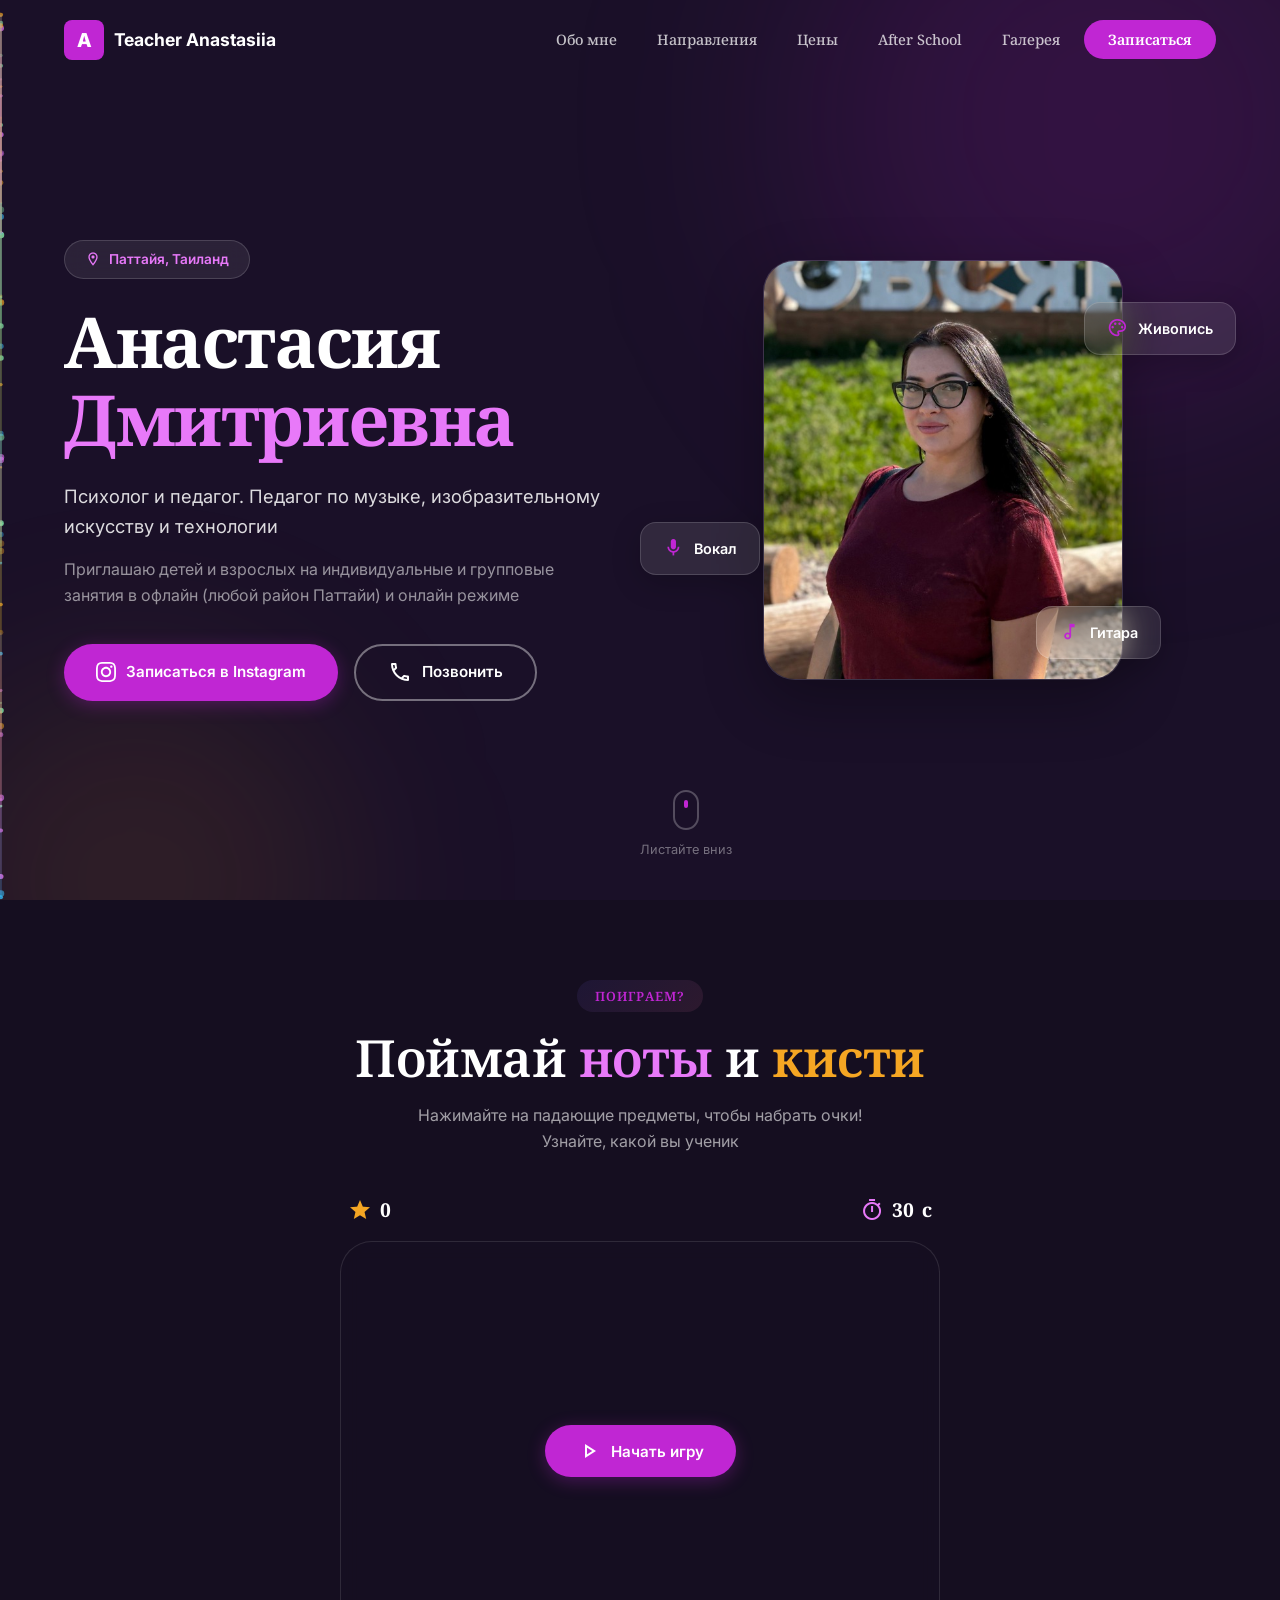
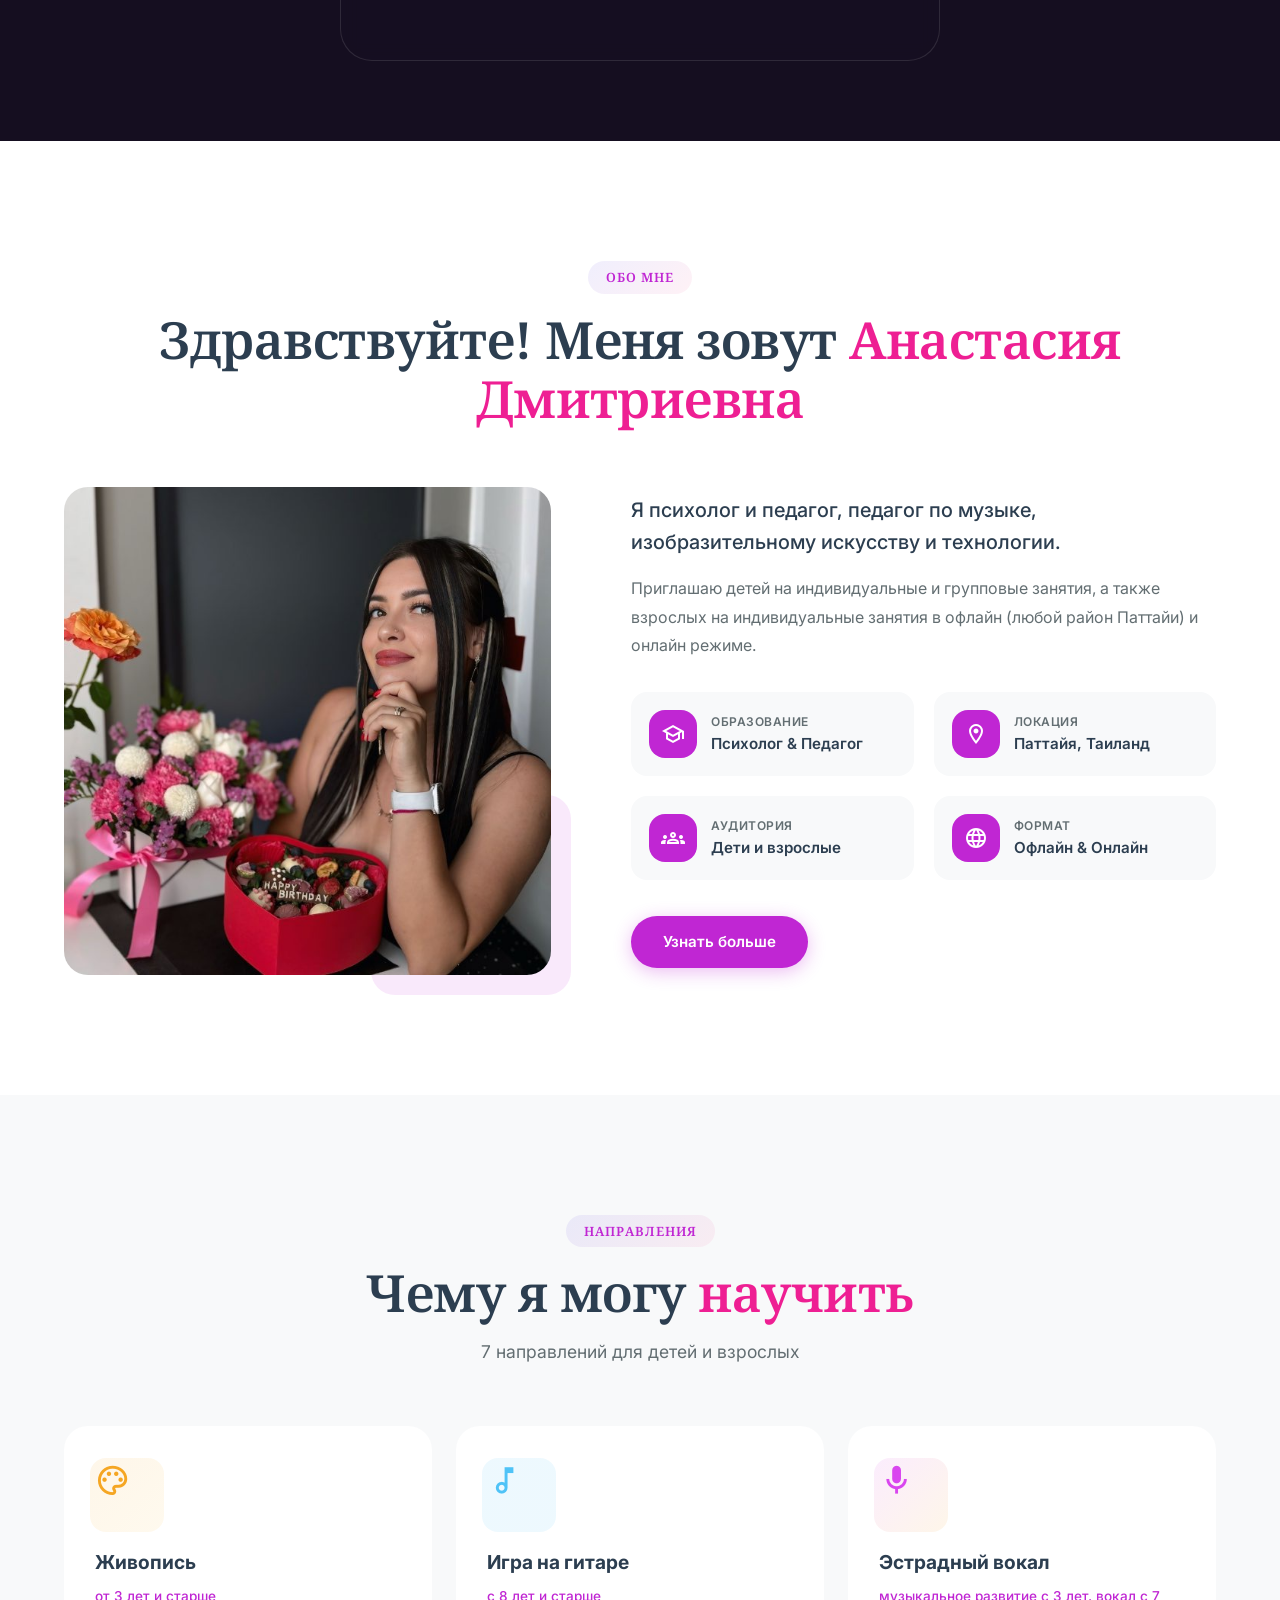
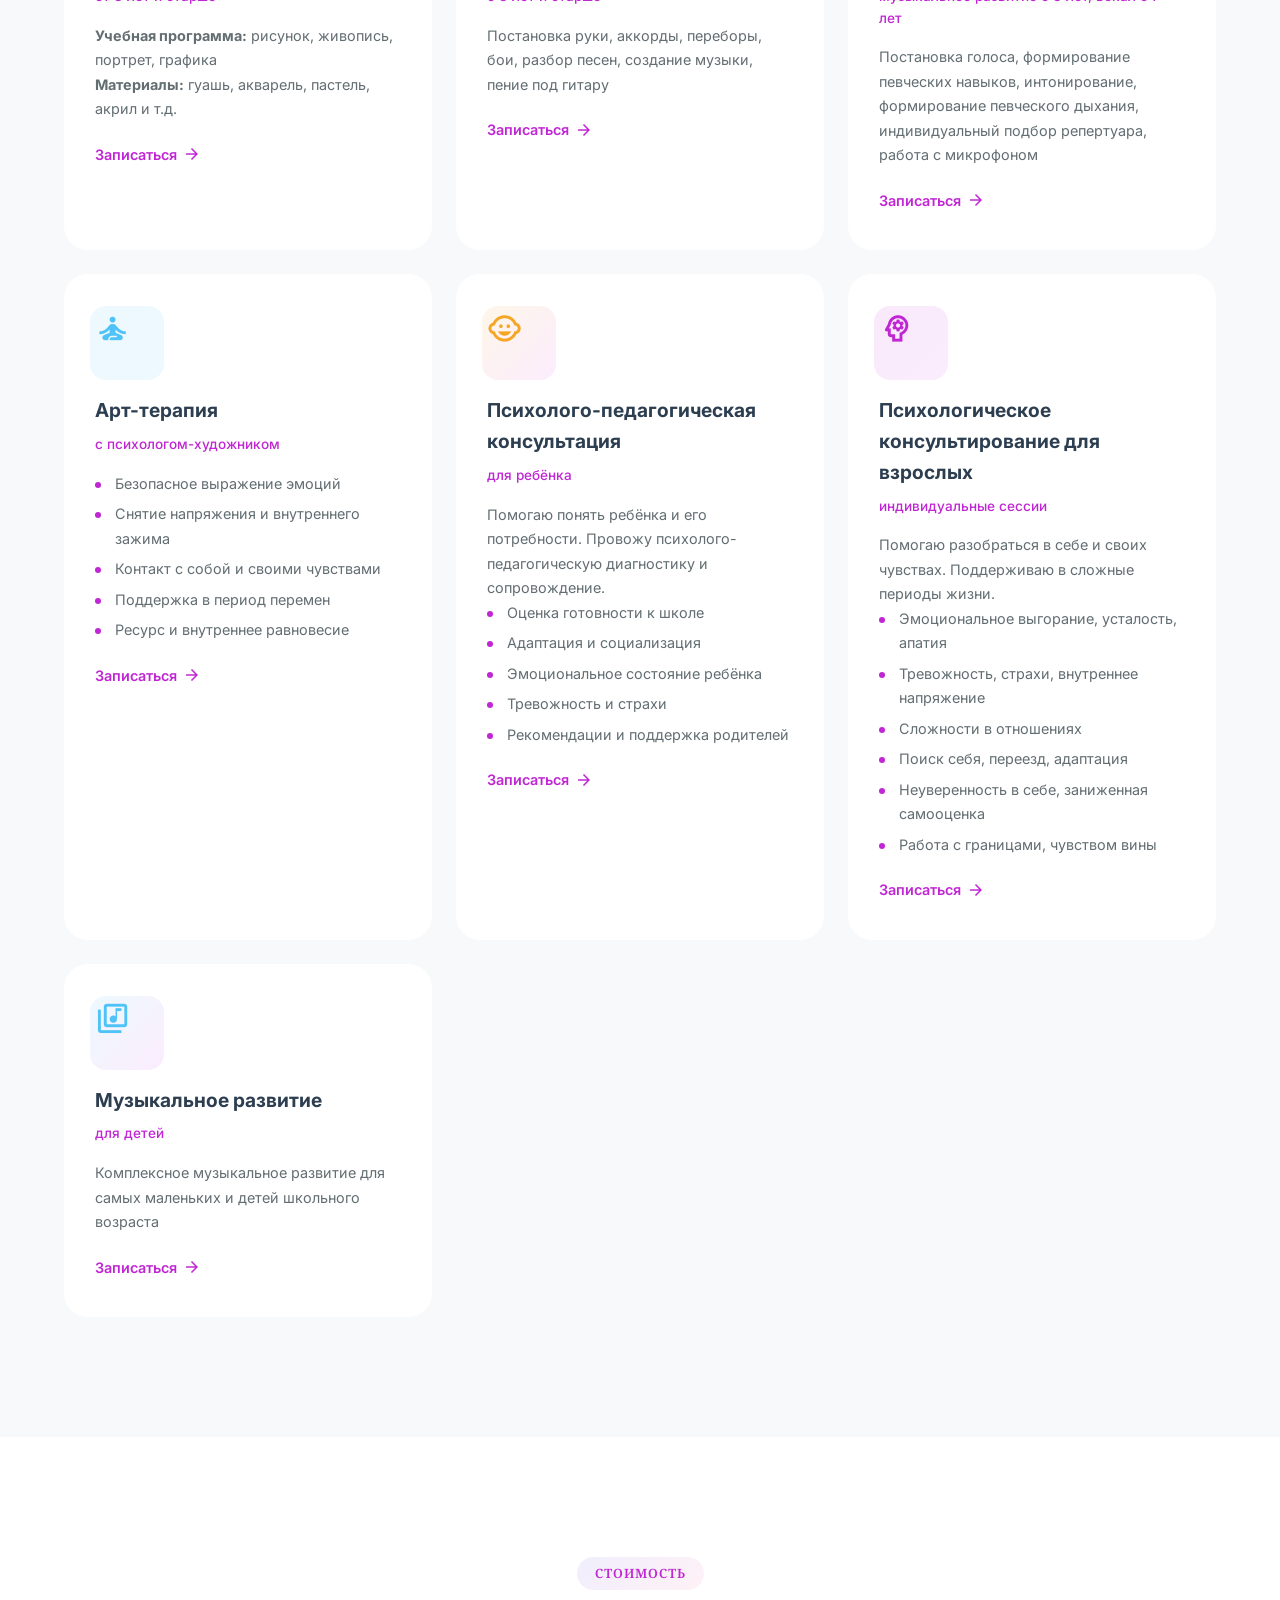
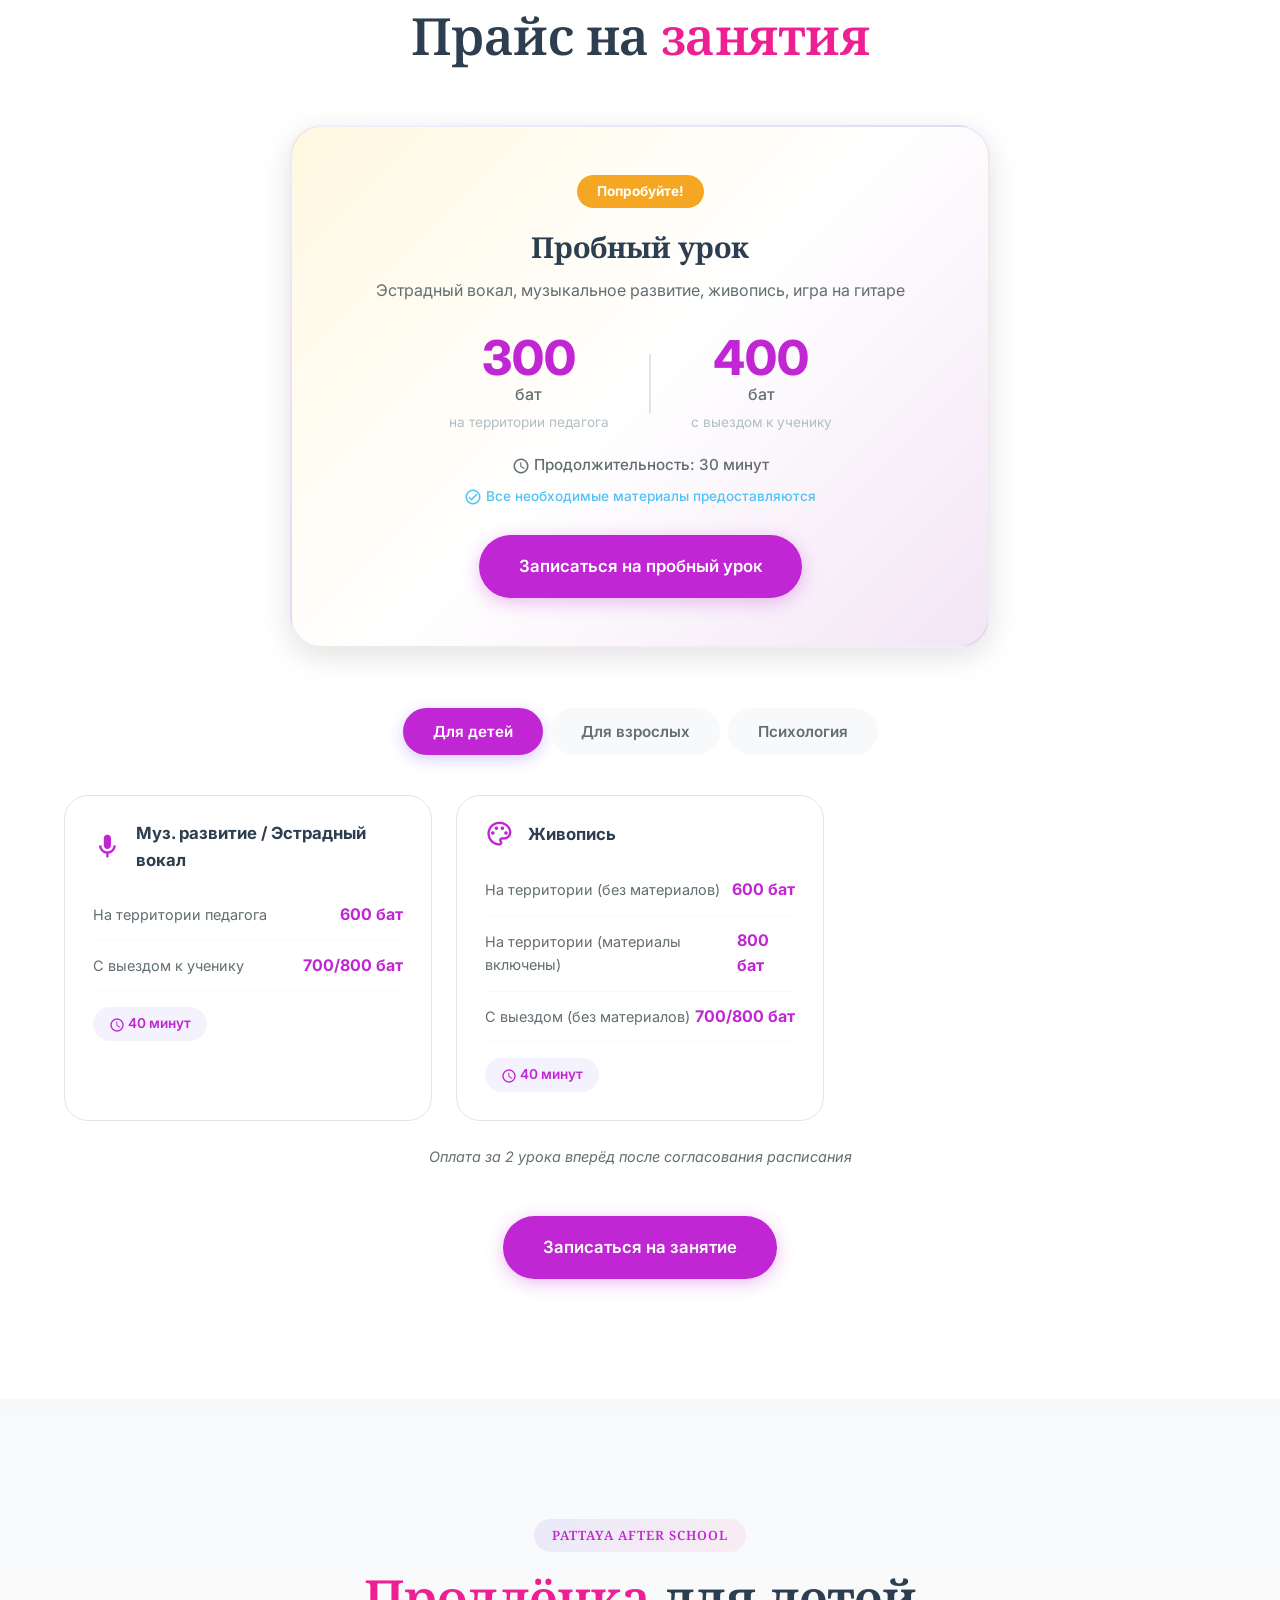
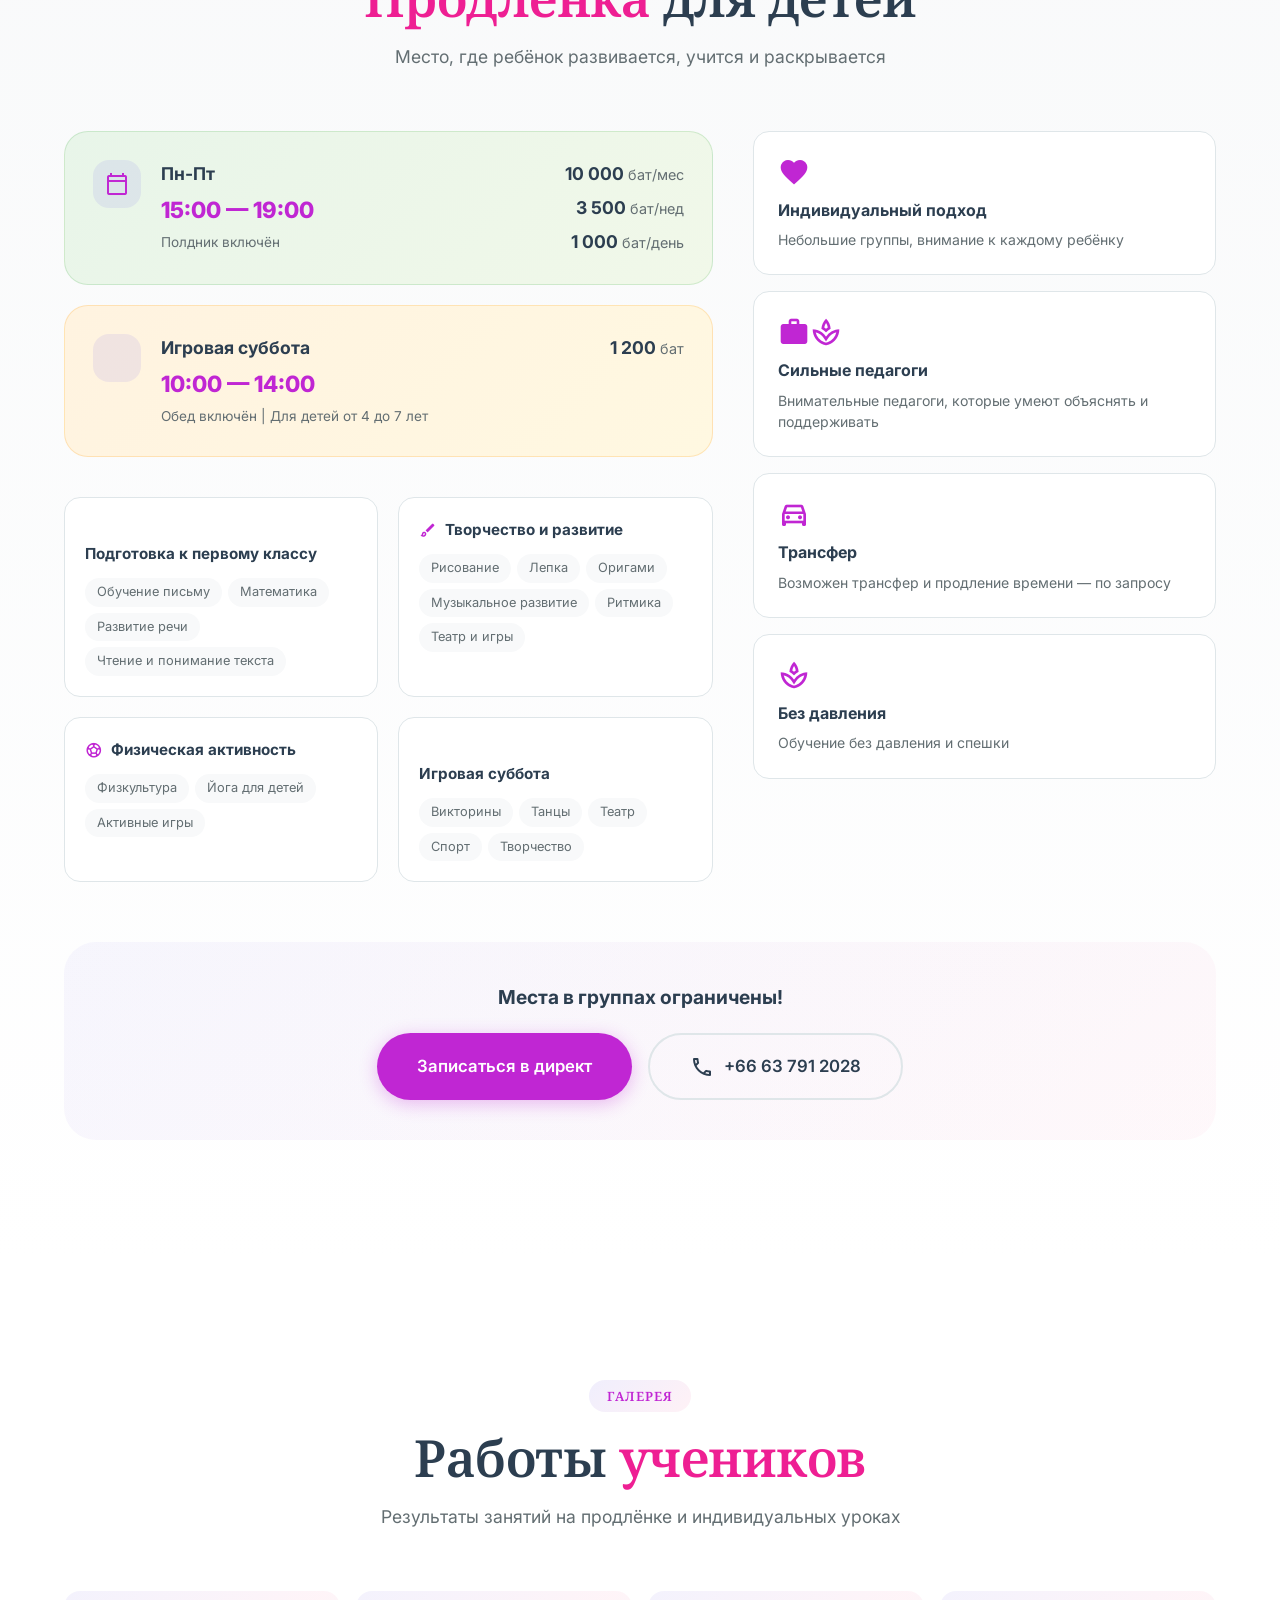
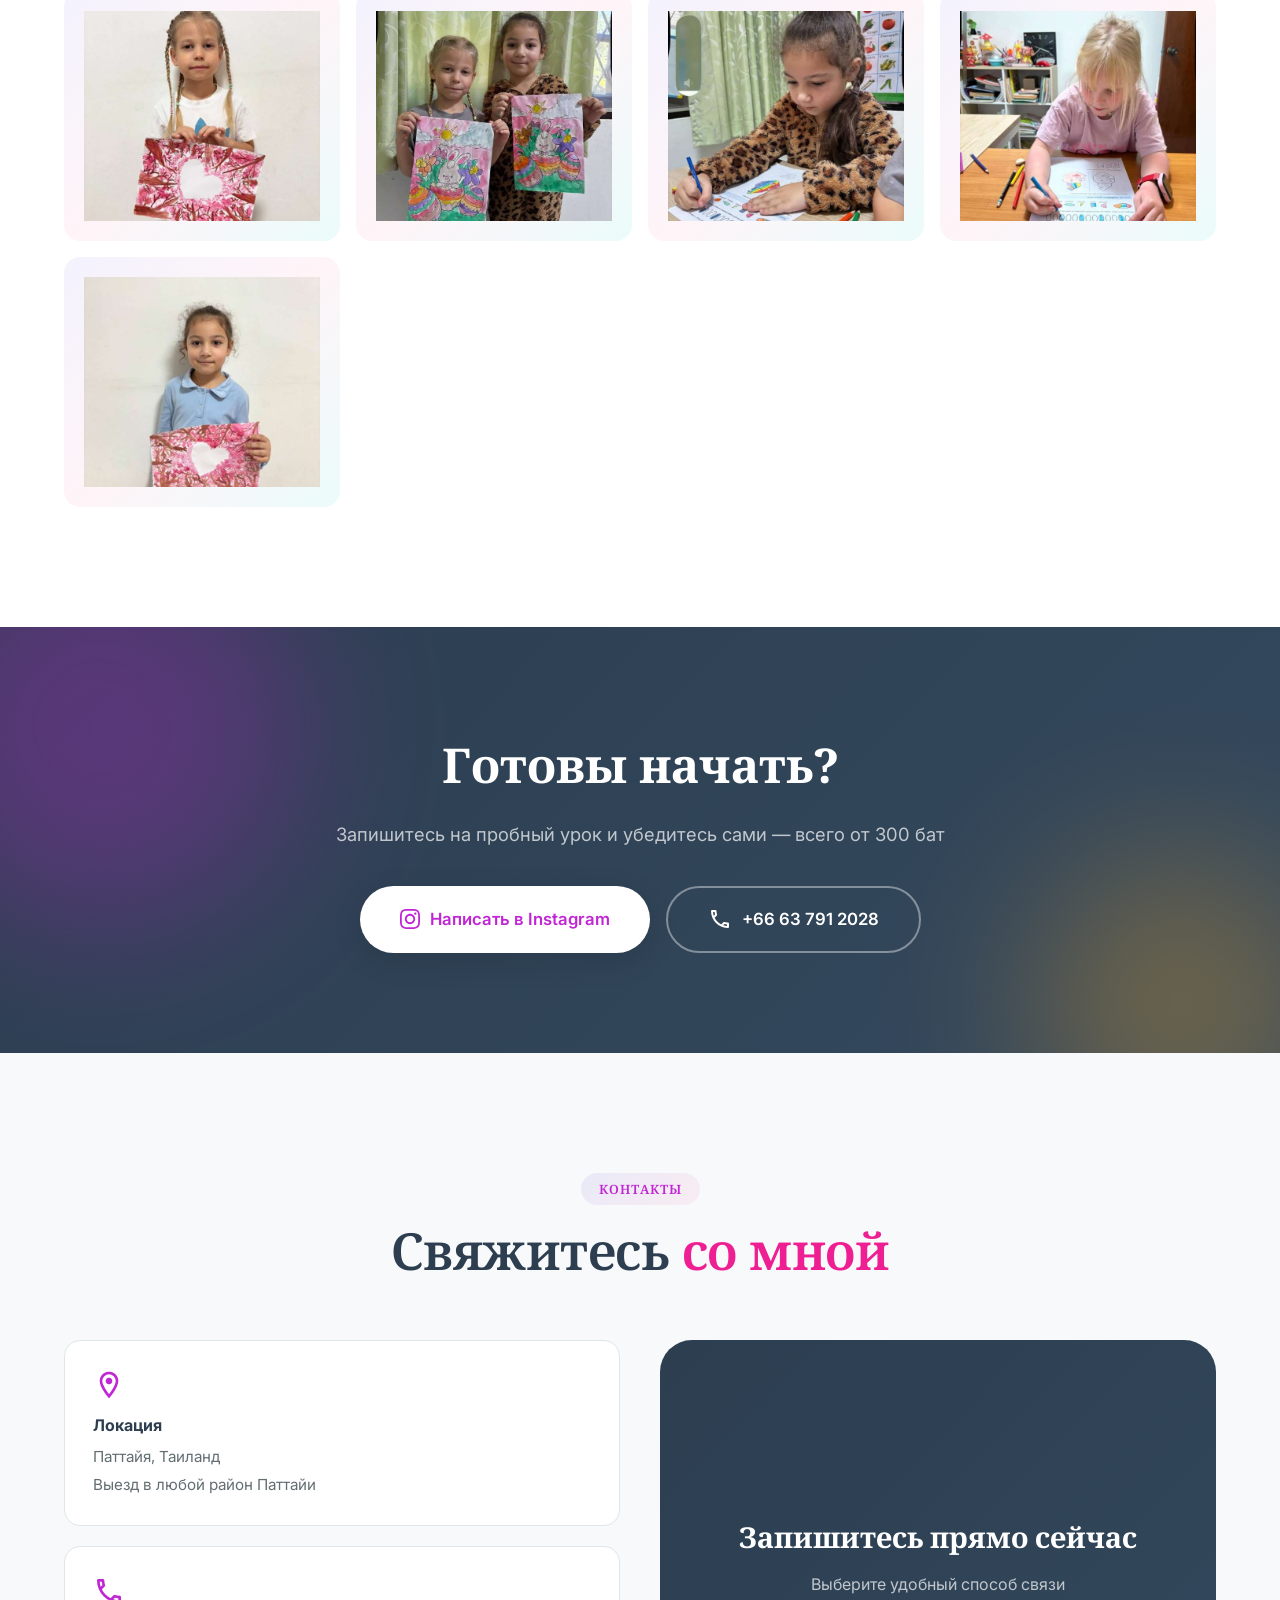
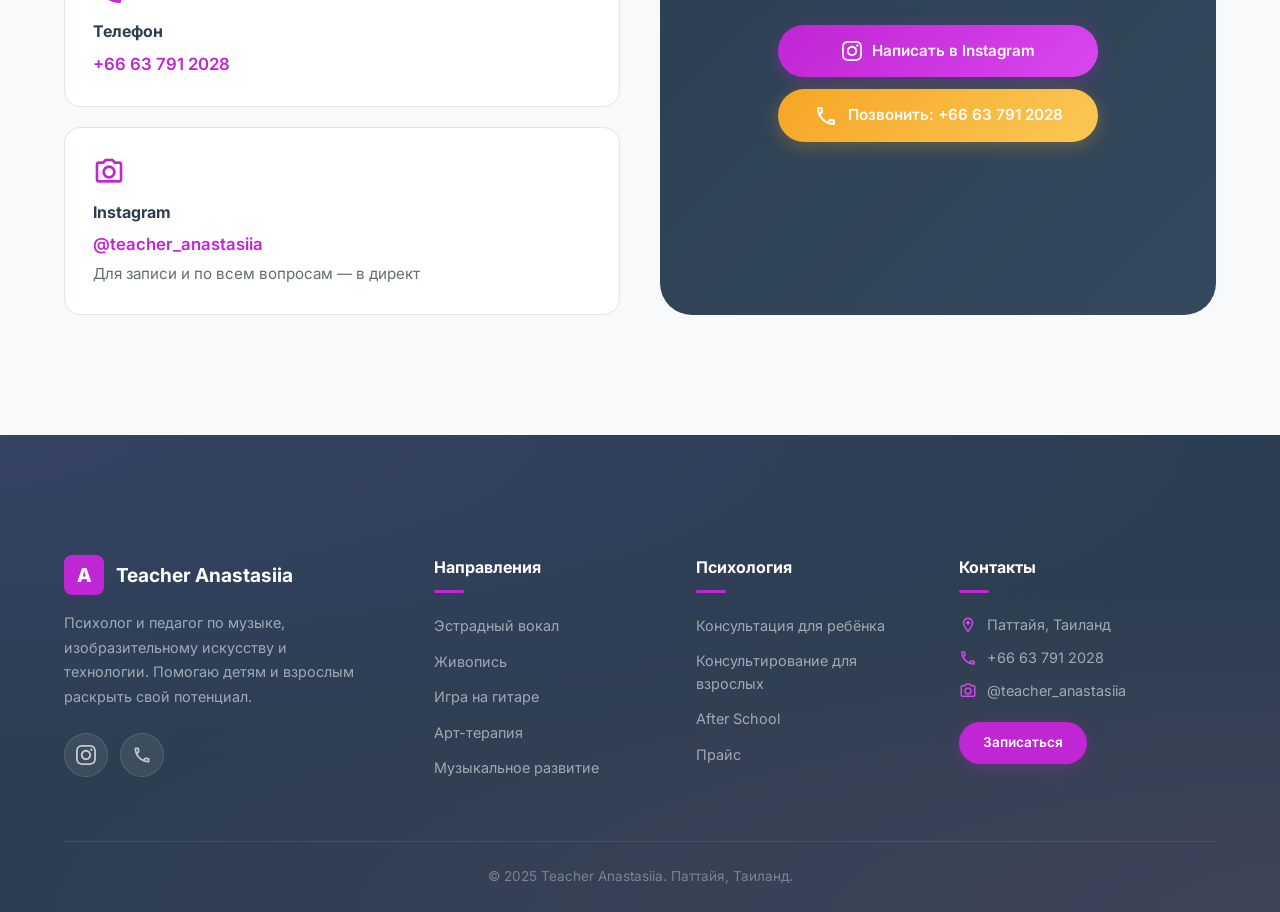
<file: index.html>
<!DOCTYPE html>
<html lang="ru">
<head>
    <meta charset="UTF-8">
    <meta name="viewport" content="width=device-width, initial-scale=1.0">
    <title>Анастасия Дмитриевна — Педагог, Психолог | Паттайя, Таиланд</title>
    <meta name="description" content="Индивидуальные и групповые занятия для детей и взрослых в Паттайе: эстрадный вокал, живопись, гитара, арт-терапия, психологическое консультирование. Продлёнка After School.">
    <meta name="keywords" content="педагог Паттайя, психолог Паттайя, уроки вокала Паттайя, живопись для детей, гитара Паттайя, арт-терапия, продлёнка Паттайя, After School Pattaya, подготовка к школе Паттайя">
    <meta property="og:title" content="Анастасия Дмитриевна — Педагог и Психолог в Паттайе">
    <meta property="og:description" content="Индивидуальные и групповые занятия для детей и взрослых: вокал, живопись, гитара, арт-терапия, психологическое консультирование.">
    <meta property="og:type" content="website">
    <link rel="preconnect" href="https://fonts.googleapis.com">
    <link rel="preconnect" href="https://fonts.gstatic.com" crossorigin>
    <link href="https://fonts.googleapis.com/css2?family=Inter:wght@300;400;500;600;700&family=Noto+Serif:ital,wght@0,400;0,500;0,600;0,700;0,800;1,400&display=swap" rel="stylesheet">
    <link href="https://fonts.googleapis.com/icon?family=Material+Icons+Outlined" rel="stylesheet">
    <link rel="stylesheet" href="styles.css">
</head>
<body>
    <!-- Preloader -->
    <div class="preloader" id="preloader">
        <div class="preloader-inner">
            <div class="preloader-circle"></div>
            <span class="preloader-text">Teacher Anastasiia</span>
        </div>
    </div>

    <!-- Navigation -->
    <nav class="navbar" id="navbar">
        <div class="nav-container">
            <a href="#hero" class="nav-logo">
                <span class="logo-icon">A</span>
                <span class="logo-text">Teacher Anastasiia</span>
            </a>
            <button class="nav-toggle" id="navToggle" aria-label="Menu">
                <span></span><span></span><span></span>
            </button>
            <ul class="nav-menu" id="navMenu">
                <li><a href="#about" class="nav-link">Обо мне</a></li>
                <li><a href="#services" class="nav-link">Направления</a></li>
                <li><a href="#pricing" class="nav-link">Цены</a></li>
                <li><a href="#afterschool" class="nav-link">After School</a></li>
                <li><a href="#gallery" class="nav-link">Галерея</a></li>
                <li><a href="#contact" class="nav-link nav-link--cta">Записаться</a></li>
            </ul>
        </div>
    </nav>

    <!-- Hero Section -->
    <section class="hero" id="hero">
        <canvas class="hero-canvas" id="heroCanvas"></canvas>
        <div class="container hero-content">
            <div class="hero-text">
                <div class="hero-badge animate-on-scroll">
                    <span class="material-icons-outlined" style="font-size:16px">location_on</span>
                    Паттайя, Таиланд
                </div>
                <h1 class="hero-title animate-on-scroll">
                    <span class="hero-title-line">Анастасия</span>
                    <span class="hero-title-line accent">Дмитриевна</span>
                </h1>
                <p class="hero-subtitle animate-on-scroll">Психолог и педагог. Педагог по музыке, изобразительному искусству и технологии</p>
                <p class="hero-description animate-on-scroll">Приглашаю детей и взрослых на индивидуальные и групповые занятия в офлайн (любой район Паттайи) и онлайн режиме</p>
                <div class="hero-buttons animate-on-scroll">
                    <a href="https://instagram.com/teacher_anastasiia" target="_blank" class="btn btn-primary btn-pulse">
                        <svg class="btn-icon" width="20" height="20" viewBox="0 0 24 24" fill="currentColor"><path d="M12 2.163c3.204 0 3.584.012 4.85.07 3.252.148 4.771 1.691 4.919 4.919.058 1.265.069 1.645.069 4.849 0 3.205-.012 3.584-.069 4.849-.149 3.225-1.664 4.771-4.919 4.919-1.266.058-1.644.07-4.85.07-3.204 0-3.584-.012-4.849-.07-3.26-.149-4.771-1.699-4.919-4.92-.058-1.265-.07-1.644-.07-4.849 0-3.204.013-3.583.07-4.849.149-3.227 1.664-4.771 4.919-4.919 1.266-.057 1.645-.069 4.849-.069zm0-2.163c-3.259 0-3.667.014-4.947.072-4.358.2-6.78 2.618-6.98 6.98-.059 1.281-.073 1.689-.073 4.948 0 3.259.014 3.668.072 4.948.2 4.358 2.618 6.78 6.98 6.98 1.281.058 1.689.072 4.948.072 3.259 0 3.668-.014 4.948-.072 4.354-.2 6.782-2.618 6.979-6.98.059-1.28.073-1.689.073-4.948 0-3.259-.014-3.667-.072-4.947-.196-4.354-2.617-6.78-6.979-6.98-1.281-.059-1.69-.073-4.949-.073zm0 5.838c-3.403 0-6.162 2.759-6.162 6.162s2.759 6.163 6.162 6.163 6.162-2.759 6.162-6.163c0-3.403-2.759-6.162-6.162-6.162zm0 10.162c-2.209 0-4-1.79-4-4 0-2.209 1.791-4 4-4s4 1.791 4 4c0 2.21-1.791 4-4 4zm6.406-11.845c-.796 0-1.441.645-1.441 1.44s.645 1.44 1.441 1.44c.795 0 1.439-.645 1.439-1.44s-.644-1.44-1.439-1.44z"/></svg>
                        Записаться в Instagram
                    </a>
                    <a href="tel:+66637912028" class="btn btn-outline-white">
                        <span class="material-icons-outlined">call</span>
                        Позвонить
                    </a>
                </div>
            </div>
            <div class="hero-image animate-on-scroll">
                <div class="hero-image-wrapper">
                    <div class="hero-image-glow"></div>
                    <div class="hero-image-frame">
                        <img src="images/hero.jpeg" alt="Анастасия Дмитриевна — педагог и психолог в Паттайе" onerror="this.style.display='none';this.nextElementSibling.style.display='flex'">
                        <div class="hero-photo-placeholder" style="display:none">
                            <span class="placeholder-initials">АД</span>
                            <span class="placeholder-role">Педагог & Психолог</span>
                        </div>
                    </div>
                    <div class="floating-card floating-card-1">
                        <span class="material-icons-outlined fc-icon">palette</span>
                        <span>Живопись</span>
                    </div>
                    <div class="floating-card floating-card-2">
                        <span class="material-icons-outlined fc-icon">mic</span>
                        <span>Вокал</span>
                    </div>
                    <div class="floating-card floating-card-3">
                        <span class="material-icons-outlined fc-icon">music_note</span>
                        <span>Гитара</span>
                    </div>
                </div>
            </div>
        </div>
        <div class="hero-scroll-indicator">
            <div class="scroll-mouse"><div class="scroll-wheel"></div></div>
            <span>Листайте вниз</span>
        </div>
    </section>

    <!-- Mini Game Section -->
    <section class="mini-game-section" id="miniGame">
        <div class="container">
            <div class="game-intro animate-on-scroll">
                <span class="section-tag">Поиграем?</span>
                <h2 class="section-title" style="color:#fff">Поймай <span style="color:#E879F9">ноты</span> и <span style="color:#F5A623">кисти</span></h2>
                <p style="color:rgba(255,255,255,0.6);max-width:500px;margin:0 auto 32px">Нажимайте на падающие предметы, чтобы набрать очки! Узнайте, какой вы ученик</p>
            </div>
            <div class="game-wrapper">
                <div class="game-hud">
                    <div class="game-score">
                        <span class="material-icons-outlined">star</span>
                        <span id="gameScore">0</span>
                    </div>
                    <div class="game-timer">
                        <span class="material-icons-outlined">timer</span>
                        <span id="gameTimer">30</span>с
                    </div>
                </div>
                <div class="game-area" id="gameArea">
                    <div class="game-start-overlay" id="gameStartOverlay">
                        <button class="btn btn-primary game-start-btn" id="gameStartBtn">
                            <span class="material-icons-outlined">play_arrow</span>
                            Начать игру
                        </button>
                    </div>
                    <div class="game-end-overlay" id="gameEndOverlay" style="display:none">
                        <div class="game-result" id="gameResult"></div>
                        <button class="btn btn-primary game-start-btn" id="gameRestartBtn">
                            <span class="material-icons-outlined">replay</span>
                            Ещё раз
                        </button>
                    </div>
                </div>
            </div>
        </div>
    </section>

    <!-- About Section -->
    <section class="about" id="about">
        <div class="container">
            <div class="section-header animate-on-scroll">
                <span class="section-tag">Обо мне</span>
                <h2 class="section-title">Здравствуйте! Меня зовут <span class="text-gradient">Анастасия Дмитриевна</span></h2>
            </div>
            <div class="about-grid">
                <div class="about-image animate-on-scroll">
                    <div class="about-image-wrapper">
                        <img src="images/about.jpeg" alt="Анастасия Дмитриевна" style="width:100%;height:100%;object-fit:cover;border-radius:var(--radius-lg)" onerror="this.style.display='none';this.nextElementSibling.style.display='flex'">
                        <div class="about-photo-placeholder" style="display:none">
                            <span class="material-icons-outlined" style="font-size:48px;opacity:0.4">person</span>
                            <span>Фото Анастасии</span>
                        </div>
                        <div class="about-image-decoration"></div>
                    </div>
                </div>
                <div class="about-content animate-on-scroll">
                    <p class="about-lead">Я психолог и педагог, педагог по музыке, изобразительному искусству и технологии.</p>
                    <p class="about-text">Приглашаю детей на индивидуальные и групповые занятия, а также взрослых на индивидуальные занятия в офлайн (любой район Паттайи) и онлайн режиме.</p>
                    <div class="about-stats">
                        <div class="stat-item">
                            <div class="stat-icon-wrap"><span class="material-icons-outlined">school</span></div>
                            <div class="stat-info">
                                <span class="stat-label">Образование</span>
                                <span class="stat-value">Психолог & Педагог</span>
                            </div>
                        </div>
                        <div class="stat-item">
                            <div class="stat-icon-wrap"><span class="material-icons-outlined">location_on</span></div>
                            <div class="stat-info">
                                <span class="stat-label">Локация</span>
                                <span class="stat-value">Паттайя, Таиланд</span>
                            </div>
                        </div>
                        <div class="stat-item">
                            <div class="stat-icon-wrap"><span class="material-icons-outlined">groups</span></div>
                            <div class="stat-info">
                                <span class="stat-label">Аудитория</span>
                                <span class="stat-value">Дети и взрослые</span>
                            </div>
                        </div>
                        <div class="stat-item">
                            <div class="stat-icon-wrap"><span class="material-icons-outlined">language</span></div>
                            <div class="stat-info">
                                <span class="stat-label">Формат</span>
                                <span class="stat-value">Офлайн & Онлайн</span>
                            </div>
                        </div>
                    </div>
                    <a href="https://instagram.com/teacher_anastasiia" target="_blank" class="btn btn-primary">Узнать больше</a>
                </div>
            </div>
        </div>
    </section>

    <!-- Services Section -->
    <section class="services" id="services">
        <div class="container">
            <div class="section-header animate-on-scroll">
                <span class="section-tag">Направления</span>
                <h2 class="section-title">Чему я могу <span class="text-gradient">научить</span></h2>
                <p class="section-subtitle">7 направлений для детей и взрослых</p>
            </div>
            <div class="services-grid">
                <div class="service-card animate-on-scroll" data-delay="0">
                    <div class="service-card-inner">
                        <div class="service-icon-wrapper">
                            <span class="material-icons-outlined service-mat-icon">palette</span>
                            <div class="service-icon-bg"></div>
                        </div>
                        <h3 class="service-title">Живопись</h3>
                        <p class="service-age">от 3 лет и старше</p>
                        <div class="service-details">
                            <p><strong>Учебная программа:</strong> рисунок, живопись, портрет, графика</p>
                            <p><strong>Материалы:</strong> гуашь, акварель, пастель, акрил и т.д.</p>
                        </div>
                        <a href="https://instagram.com/teacher_anastasiia" target="_blank" class="service-link">Записаться <span class="material-icons-outlined" style="font-size:18px">arrow_forward</span></a>
                    </div>
                </div>

                <div class="service-card animate-on-scroll" data-delay="100">
                    <div class="service-card-inner">
                        <div class="service-icon-wrapper">
                            <span class="material-icons-outlined service-mat-icon">music_note</span>
                            <div class="service-icon-bg"></div>
                        </div>
                        <h3 class="service-title">Игра на гитаре</h3>
                        <p class="service-age">с 8 лет и старше</p>
                        <div class="service-details">
                            <p>Постановка руки, аккорды, переборы, бои, разбор песен, создание музыки, пение под гитару</p>
                        </div>
                        <a href="https://instagram.com/teacher_anastasiia" target="_blank" class="service-link">Записаться <span class="material-icons-outlined" style="font-size:18px">arrow_forward</span></a>
                    </div>
                </div>

                <div class="service-card animate-on-scroll" data-delay="200">
                    <div class="service-card-inner">
                        <div class="service-icon-wrapper">
                            <span class="material-icons-outlined service-mat-icon">mic</span>
                            <div class="service-icon-bg"></div>
                        </div>
                        <h3 class="service-title">Эстрадный вокал</h3>
                        <p class="service-age">музыкальное развитие с 3 лет, вокал с 7 лет</p>
                        <div class="service-details">
                            <p>Постановка голоса, формирование певческих навыков, интонирование, формирование певческого дыхания, индивидуальный подбор репертуара, работа с микрофоном</p>
                        </div>
                        <a href="https://instagram.com/teacher_anastasiia" target="_blank" class="service-link">Записаться <span class="material-icons-outlined" style="font-size:18px">arrow_forward</span></a>
                    </div>
                </div>

                <div class="service-card animate-on-scroll" data-delay="300">
                    <div class="service-card-inner">
                        <div class="service-icon-wrapper">
                            <span class="material-icons-outlined service-mat-icon">self_improvement</span>
                            <div class="service-icon-bg"></div>
                        </div>
                        <h3 class="service-title">Арт-терапия</h3>
                        <p class="service-age">с психологом-художником</p>
                        <div class="service-details">
                            <ul class="service-list">
                                <li>Безопасное выражение эмоций</li>
                                <li>Снятие напряжения и внутреннего зажима</li>
                                <li>Контакт с собой и своими чувствами</li>
                                <li>Поддержка в период перемен</li>
                                <li>Ресурс и внутреннее равновесие</li>
                            </ul>
                        </div>
                        <a href="https://instagram.com/teacher_anastasiia" target="_blank" class="service-link">Записаться <span class="material-icons-outlined" style="font-size:18px">arrow_forward</span></a>
                    </div>
                </div>

                <div class="service-card animate-on-scroll" data-delay="400">
                    <div class="service-card-inner">
                        <div class="service-icon-wrapper">
                            <span class="material-icons-outlined service-mat-icon">child_care</span>
                            <div class="service-icon-bg"></div>
                        </div>
                        <h3 class="service-title">Психолого-педагогическая консультация</h3>
                        <p class="service-age">для ребёнка</p>
                        <div class="service-details">
                            <p>Помогаю понять ребёнка и его потребности. Провожу психолого-педагогическую диагностику и сопровождение.</p>
                            <ul class="service-list">
                                <li>Оценка готовности к школе</li>
                                <li>Адаптация и социализация</li>
                                <li>Эмоциональное состояние ребёнка</li>
                                <li>Тревожность и страхи</li>
                                <li>Рекомендации и поддержка родителей</li>
                            </ul>
                        </div>
                        <a href="https://instagram.com/teacher_anastasiia" target="_blank" class="service-link">Записаться <span class="material-icons-outlined" style="font-size:18px">arrow_forward</span></a>
                    </div>
                </div>

                <div class="service-card animate-on-scroll" data-delay="500">
                    <div class="service-card-inner">
                        <div class="service-icon-wrapper">
                            <span class="material-icons-outlined service-mat-icon">psychology</span>
                            <div class="service-icon-bg"></div>
                        </div>
                        <h3 class="service-title">Психологическое консультирование для взрослых</h3>
                        <p class="service-age">индивидуальные сессии</p>
                        <div class="service-details">
                            <p>Помогаю разобраться в себе и своих чувствах. Поддерживаю в сложные периоды жизни.</p>
                            <ul class="service-list">
                                <li>Эмоциональное выгорание, усталость, апатия</li>
                                <li>Тревожность, страхи, внутреннее напряжение</li>
                                <li>Сложности в отношениях</li>
                                <li>Поиск себя, переезд, адаптация</li>
                                <li>Неуверенность в себе, заниженная самооценка</li>
                                <li>Работа с границами, чувством вины</li>
                            </ul>
                        </div>
                        <a href="https://instagram.com/teacher_anastasiia" target="_blank" class="service-link">Записаться <span class="material-icons-outlined" style="font-size:18px">arrow_forward</span></a>
                    </div>
                </div>

                <div class="service-card animate-on-scroll" data-delay="600">
                    <div class="service-card-inner">
                        <div class="service-icon-wrapper">
                            <span class="material-icons-outlined service-mat-icon">library_music</span>
                            <div class="service-icon-bg"></div>
                        </div>
                        <h3 class="service-title">Музыкальное развитие</h3>
                        <p class="service-age">для детей</p>
                        <div class="service-details">
                            <p>Комплексное музыкальное развитие для самых маленьких и детей школьного возраста</p>
                        </div>
                        <a href="https://instagram.com/teacher_anastasiia" target="_blank" class="service-link">Записаться <span class="material-icons-outlined" style="font-size:18px">arrow_forward</span></a>
                    </div>
                </div>
            </div>
        </div>
    </section>

    <!-- Pricing Section -->
    <section class="pricing" id="pricing">
        <div class="container">
            <div class="section-header animate-on-scroll">
                <span class="section-tag">Стоимость</span>
                <h2 class="section-title">Прайс на <span class="text-gradient">занятия</span></h2>
            </div>

            <!-- Trial Lesson -->
            <div class="pricing-trial animate-on-scroll">
                <div class="trial-card">
                    <div class="trial-badge">Попробуйте!</div>
                    <h3>Пробный урок</h3>
                    <p class="trial-desc">Эстрадный вокал, музыкальное развитие, живопись, игра на гитаре</p>
                    <div class="trial-prices">
                        <div class="trial-price">
                            <span class="price-amount">300</span>
                            <span class="price-currency">бат</span>
                            <span class="price-note">на территории педагога</span>
                        </div>
                        <div class="trial-divider"></div>
                        <div class="trial-price">
                            <span class="price-amount">400</span>
                            <span class="price-currency">бат</span>
                            <span class="price-note">с выездом к ученику</span>
                        </div>
                    </div>
                    <p class="trial-duration"><span class="material-icons-outlined" style="font-size:18px;vertical-align:middle">schedule</span> Продолжительность: 30 минут</p>
                    <p class="trial-materials"><span class="material-icons-outlined" style="font-size:18px;vertical-align:middle">check_circle</span> Все необходимые материалы предоставляются</p>
                    <a href="https://instagram.com/teacher_anastasiia" target="_blank" class="btn btn-primary btn-lg">Записаться на пробный урок</a>
                </div>
            </div>

            <!-- Pricing Tabs -->
            <div class="pricing-tabs animate-on-scroll">
                <button class="pricing-tab active" data-tab="children">Для детей</button>
                <button class="pricing-tab" data-tab="adults">Для взрослых</button>
                <button class="pricing-tab" data-tab="psychology">Психология</button>
            </div>

            <!-- Children Pricing -->
            <div class="pricing-content active" id="tab-children">
                <div class="pricing-grid">
                    <div class="price-card animate-on-scroll">
                        <div class="price-card-header">
                            <span class="material-icons-outlined price-header-icon">mic</span>
                            <h4>Муз. развитие / Эстрадный вокал</h4>
                        </div>
                        <div class="price-card-body">
                            <div class="price-row"><span>На территории педагога</span><span class="price-value">600 бат</span></div>
                            <div class="price-row"><span>С выездом к ученику</span><span class="price-value">700/800 бат</span></div>
                            <div class="price-duration"><span class="material-icons-outlined" style="font-size:16px;vertical-align:middle">schedule</span> 40 минут</div>
                        </div>
                    </div>
                    <div class="price-card animate-on-scroll">
                        <div class="price-card-header">
                            <span class="material-icons-outlined price-header-icon">palette</span>
                            <h4>Живопись</h4>
                        </div>
                        <div class="price-card-body">
                            <div class="price-row"><span>На территории (без материалов)</span><span class="price-value">600 бат</span></div>
                            <div class="price-row"><span>На территории (материалы включены)</span><span class="price-value">800 бат</span></div>
                            <div class="price-row"><span>С выездом (без материалов)</span><span class="price-value">700/800 бат</span></div>
                            <div class="price-duration"><span class="material-icons-outlined" style="font-size:16px;vertical-align:middle">schedule</span> 40 минут</div>
                        </div>
                    </div>
                </div>
                <p class="pricing-note animate-on-scroll">Оплата за 2 урока вперёд после согласования расписания</p>
            </div>

            <!-- Adults Pricing -->
            <div class="pricing-content" id="tab-adults">
                <div class="pricing-grid">
                    <div class="price-card animate-on-scroll">
                        <div class="price-card-header">
                            <span class="material-icons-outlined price-header-icon">mic</span>
                            <h4>Эстрадный вокал</h4>
                        </div>
                        <div class="price-card-body">
                            <div class="price-row"><span>В студии</span><span class="price-value">1000 бат</span></div>
                            <div class="price-row"><span>С выездом</span><span class="price-value">900 бат</span></div>
                            <div class="price-duration"><span class="material-icons-outlined" style="font-size:16px;vertical-align:middle">schedule</span> 40 минут</div>
                        </div>
                    </div>
                    <div class="price-card animate-on-scroll">
                        <div class="price-card-header">
                            <span class="material-icons-outlined price-header-icon">music_note</span>
                            <h4>Игра на гитаре</h4>
                        </div>
                        <div class="price-card-body">
                            <div class="price-row"><span>На территории педагога</span><span class="price-value">700 бат</span></div>
                            <div class="price-row"><span>С выездом к ученику</span><span class="price-value">800 бат</span></div>
                            <div class="price-duration"><span class="material-icons-outlined" style="font-size:16px;vertical-align:middle">schedule</span> 40 минут</div>
                        </div>
                    </div>
                    <div class="price-card animate-on-scroll">
                        <div class="price-card-header">
                            <span class="material-icons-outlined price-header-icon">palette</span>
                            <h4>Живопись</h4>
                        </div>
                        <div class="price-card-body">
                            <div class="price-row"><span>На территории (без материалов)</span><span class="price-value">600 бат</span></div>
                            <div class="price-row"><span>На территории (материалы включены)</span><span class="price-value">800 бат</span></div>
                            <div class="price-row"><span>С выездом (без материалов)</span><span class="price-value">700/800 бат</span></div>
                            <div class="price-duration"><span class="material-icons-outlined" style="font-size:16px;vertical-align:middle">schedule</span> 40 минут</div>
                        </div>
                    </div>
                </div>
                <p class="pricing-note animate-on-scroll">Оплата за 2 занятия вперёд после согласования расписания</p>
            </div>

            <!-- Psychology Pricing -->
            <div class="pricing-content" id="tab-psychology">
                <div class="pricing-grid">
                    <div class="price-card animate-on-scroll">
                        <div class="price-card-header">
                            <span class="material-icons-outlined price-header-icon">child_care</span>
                            <h4>Психолого-педагогическая консультация для ребёнка</h4>
                        </div>
                        <div class="price-card-body">
                            <div class="price-row"><span>На территории педагога</span><span class="price-value">900 бат</span></div>
                            <div class="price-row"><span>С выездом к вам</span><span class="price-value">1100 бат</span></div>
                            <div class="price-duration"><span class="material-icons-outlined" style="font-size:16px;vertical-align:middle">schedule</span> 60 минут</div>
                        </div>
                    </div>
                    <div class="price-card animate-on-scroll">
                        <div class="price-card-header">
                            <span class="material-icons-outlined price-header-icon">psychology</span>
                            <h4>Психологическое консультирование для взрослых</h4>
                        </div>
                        <div class="price-card-body">
                            <div class="price-row"><span>В студии</span><span class="price-value">1500 бат</span></div>
                            <p class="price-note-small">Форматы: индивидуальные сессии, краткосрочное консультирование (1-3 встречи), психологическое сопровождение (серия регулярных сессий)</p>
                            <div class="price-duration"><span class="material-icons-outlined" style="font-size:16px;vertical-align:middle">schedule</span> 60 минут</div>
                        </div>
                    </div>
                    <div class="price-card price-card--premium animate-on-scroll">
                        <div class="premium-badge">Premium</div>
                        <div class="price-card-header">
                            <span class="material-icons-outlined price-header-icon">spa</span>
                            <h4>Арт-терапия для взрослых</h4>
                        </div>
                        <div class="price-card-body">
                            <div class="price-row highlight">
                                <span>Всё включено</span>
                                <span class="price-value price-value--big">2000 бат</span>
                            </div>
                            <ul class="price-includes">
                                <li>Индивидуальная арт-терапевтическая сессия</li>
                                <li>Сопровождение психолога-художника</li>
                                <li>Холст и все материалы (акрил, кисти и т.д.)</li>
                                <li>Уютная, безопасная атмосфера</li>
                                <li>Вода, чай, кофе, сок, фрукты, пирожные, музыка</li>
                            </ul>
                            <div class="price-duration"><span class="material-icons-outlined" style="font-size:16px;vertical-align:middle">schedule</span> 60 минут</div>
                        </div>
                    </div>
                </div>
            </div>

            <div class="pricing-cta animate-on-scroll">
                <a href="https://instagram.com/teacher_anastasiia" target="_blank" class="btn btn-primary btn-lg">Записаться на занятие</a>
            </div>
        </div>
    </section>

    <!-- After School Section -->
    <section class="afterschool" id="afterschool">
        <div class="container">
            <div class="section-header animate-on-scroll">
                <span class="section-tag">Pattaya After School</span>
                <h2 class="section-title"><span class="text-gradient">Продлёнка</span> для детей</h2>
                <p class="section-subtitle">Место, где ребёнок развивается, учится и раскрывается</p>
            </div>

            <div class="afterschool-grid">
                <div class="afterschool-info animate-on-scroll">
                    <div class="afterschool-schedule">
                        <div class="schedule-item schedule-item--main">
                            <div class="schedule-icon-wrap"><span class="material-icons-outlined">calendar_today</span></div>
                            <div class="schedule-details">
                                <h4>Пн-Пт</h4>
                                <p class="schedule-time">15:00 — 19:00</p>
                                <p class="schedule-note">Полдник включён</p>
                            </div>
                            <div class="schedule-prices">
                                <div class="schedule-price"><strong>10 000</strong> бат/мес</div>
                                <div class="schedule-price"><strong>3 500</strong> бат/нед</div>
                                <div class="schedule-price"><strong>1 000</strong> бат/день</div>
                            </div>
                        </div>
                        <div class="schedule-item schedule-item--saturday">
                            <div class="schedule-icon-wrap"><span class="material-icons-outlined">celebration</span></div>
                            <div class="schedule-details">
                                <h4>Игровая суббота</h4>
                                <p class="schedule-time">10:00 — 14:00</p>
                                <p class="schedule-note">Обед включён | Для детей от 4 до 7 лет</p>
                            </div>
                            <div class="schedule-prices">
                                <div class="schedule-price"><strong>1 200</strong> бат</div>
                            </div>
                        </div>
                    </div>

                    <div class="afterschool-activities">
                        <div class="activity-group">
                            <h4><span class="material-icons-outlined ag-icon">auto_stories</span> Подготовка к первому классу</h4>
                            <div class="activity-tags">
                                <span class="activity-tag">Обучение письму</span>
                                <span class="activity-tag">Математика</span>
                                <span class="activity-tag">Развитие речи</span>
                                <span class="activity-tag">Чтение и понимание текста</span>
                            </div>
                        </div>
                        <div class="activity-group">
                            <h4><span class="material-icons-outlined ag-icon">brush</span> Творчество и развитие</h4>
                            <div class="activity-tags">
                                <span class="activity-tag">Рисование</span>
                                <span class="activity-tag">Лепка</span>
                                <span class="activity-tag">Оригами</span>
                                <span class="activity-tag">Музыкальное развитие</span>
                                <span class="activity-tag">Ритмика</span>
                                <span class="activity-tag">Театр и игры</span>
                            </div>
                        </div>
                        <div class="activity-group">
                            <h4><span class="material-icons-outlined ag-icon">sports_soccer</span> Физическая активность</h4>
                            <div class="activity-tags">
                                <span class="activity-tag">Физкультура</span>
                                <span class="activity-tag">Йога для детей</span>
                                <span class="activity-tag">Активные игры</span>
                            </div>
                        </div>
                        <div class="activity-group">
                            <h4><span class="material-icons-outlined ag-icon">theater_comedy</span> Игровая суббота</h4>
                            <div class="activity-tags">
                                <span class="activity-tag">Викторины</span>
                                <span class="activity-tag">Танцы</span>
                                <span class="activity-tag">Театр</span>
                                <span class="activity-tag">Спорт</span>
                                <span class="activity-tag">Творчество</span>
                            </div>
                        </div>
                    </div>
                </div>

                <div class="afterschool-features animate-on-scroll">
                    <div class="feature-card">
                        <span class="material-icons-outlined feature-mat-icon">favorite</span>
                        <h4>Индивидуальный подход</h4>
                        <p>Небольшие группы, внимание к каждому ребёнку</p>
                    </div>
                    <div class="feature-card">
                        <span class="material-icons-outlined feature-mat-icon">workspace_premium</span>
                        <h4>Сильные педагоги</h4>
                        <p>Внимательные педагоги, которые умеют объяснять и поддерживать</p>
                    </div>
                    <div class="feature-card">
                        <span class="material-icons-outlined feature-mat-icon">directions_car</span>
                        <h4>Трансфер</h4>
                        <p>Возможен трансфер и продление времени — по запросу</p>
                    </div>
                    <div class="feature-card">
                        <span class="material-icons-outlined feature-mat-icon">spa</span>
                        <h4>Без давления</h4>
                        <p>Обучение без давления и спешки</p>
                    </div>
                </div>
            </div>

            <div class="afterschool-cta animate-on-scroll">
                <p>Места в группах ограничены!</p>
                <div class="cta-buttons">
                    <a href="https://instagram.com/teacher_anastasiia" target="_blank" class="btn btn-primary btn-lg btn-pulse">Записаться в директ</a>
                    <a href="tel:+66637912028" class="btn btn-outline-dark btn-lg">
                        <span class="material-icons-outlined">call</span>
                        +66 63 791 2028
                    </a>
                </div>
            </div>
        </div>
    </section>

    <!-- Gallery Section -->
    <section class="gallery" id="gallery">
        <div class="container">
            <div class="section-header animate-on-scroll">
                <span class="section-tag">Галерея</span>
                <h2 class="section-title">Работы <span class="text-gradient">учеников</span></h2>
                <p class="section-subtitle">Результаты занятий на продлёнке и индивидуальных уроках</p>
            </div>
            <div class="gallery-grid animate-on-scroll">
                <div class="gallery-item">
                    <div class="gallery-placeholder">
                        <img src="images/gallery-1.jpeg" alt="Дети с рисунками на продлёнке" onerror="this.style.display='none'">
                    </div>
                </div>
                <div class="gallery-item">
                    <div class="gallery-placeholder">
                        <img src="images/gallery-2.jpeg" alt="Занятие рисованием" onerror="this.style.display='none'">
                    </div>
                </div>
                <div class="gallery-item">
                    <div class="gallery-placeholder">
                        <img src="images/gallery-3.jpeg" alt="Рисунок цветущей сакуры" onerror="this.style.display='none'">
                    </div>
                </div>
                <div class="gallery-item">
                    <div class="gallery-placeholder">
                        <img src="images/gallery-4.jpeg" alt="Детские работы" onerror="this.style.display='none'">
                    </div>
                </div>
                <div class="gallery-item">
                    <div class="gallery-placeholder">
                        <img src="images/gallery-5.jpeg" alt="Занятие на продлёнке" onerror="this.style.display='none'">
                    </div>
                </div>
            </div>
        </div>
    </section>

    <!-- CTA Section -->
    <section class="cta-section">
        <div class="cta-bg-shapes">
            <div class="cta-shape cta-shape-1"></div>
            <div class="cta-shape cta-shape-2"></div>
        </div>
        <div class="container">
            <div class="cta-content animate-on-scroll">
                <h2>Готовы начать?</h2>
                <p>Запишитесь на пробный урок и убедитесь сами — всего от 300 бат</p>
                <div class="cta-buttons">
                    <a href="https://instagram.com/teacher_anastasiia" target="_blank" class="btn btn-white btn-lg btn-pulse">
                        <svg class="btn-icon" width="20" height="20" viewBox="0 0 24 24" fill="currentColor"><path d="M12 2.163c3.204 0 3.584.012 4.85.07 3.252.148 4.771 1.691 4.919 4.919.058 1.265.069 1.645.069 4.849 0 3.205-.012 3.584-.069 4.849-.149 3.225-1.664 4.771-4.919 4.919-1.266.058-1.644.07-4.85.07-3.204 0-3.584-.012-4.849-.07-3.26-.149-4.771-1.699-4.919-4.92-.058-1.265-.07-1.644-.07-4.849 0-3.204.013-3.583.07-4.849.149-3.227 1.664-4.771 4.919-4.919 1.266-.057 1.645-.069 4.849-.069zm0-2.163c-3.259 0-3.667.014-4.947.072-4.358.2-6.78 2.618-6.98 6.98-.059 1.281-.073 1.689-.073 4.948 0 3.259.014 3.668.072 4.948.2 4.358 2.618 6.78 6.98 6.98 1.281.058 1.689.072 4.948.072 3.259 0 3.668-.014 4.948-.072 4.354-.2 6.782-2.618 6.979-6.98.059-1.28.073-1.689.073-4.948 0-3.259-.014-3.667-.072-4.947-.196-4.354-2.617-6.78-6.979-6.98-1.281-.059-1.69-.073-4.949-.073zm0 5.838c-3.403 0-6.162 2.759-6.162 6.162s2.759 6.163 6.162 6.163 6.162-2.759 6.162-6.163c0-3.403-2.759-6.162-6.162-6.162zm0 10.162c-2.209 0-4-1.79-4-4 0-2.209 1.791-4 4-4s4 1.791 4 4c0 2.21-1.791 4-4 4zm6.406-11.845c-.796 0-1.441.645-1.441 1.44s.645 1.44 1.441 1.44c.795 0 1.439-.645 1.439-1.44s-.644-1.44-1.439-1.44z"/></svg>
                        Написать в Instagram
                    </a>
                    <a href="tel:+66637912028" class="btn btn-outline-white btn-lg">
                        <span class="material-icons-outlined">call</span>
                        +66 63 791 2028
                    </a>
                </div>
            </div>
        </div>
    </section>

    <!-- Contact Section -->
    <section class="contact" id="contact">
        <div class="container">
            <div class="section-header animate-on-scroll">
                <span class="section-tag">Контакты</span>
                <h2 class="section-title">Свяжитесь <span class="text-gradient">со мной</span></h2>
            </div>
            <div class="contact-grid">
                <div class="contact-info animate-on-scroll">
                    <div class="contact-card">
                        <span class="material-icons-outlined contact-mat-icon">location_on</span>
                        <h4>Локация</h4>
                        <p>Паттайя, Таиланд</p>
                        <p class="contact-note">Выезд в любой район Паттайи</p>
                    </div>
                    <div class="contact-card">
                        <span class="material-icons-outlined contact-mat-icon">call</span>
                        <h4>Телефон</h4>
                        <a href="tel:+66637912028" class="contact-link">+66 63 791 2028</a>
                    </div>
                    <div class="contact-card">
                        <span class="material-icons-outlined contact-mat-icon">photo_camera</span>
                        <h4>Instagram</h4>
                        <a href="https://instagram.com/teacher_anastasiia" target="_blank" class="contact-link">@teacher_anastasiia</a>
                        <p class="contact-note">Для записи и по всем вопросам — в директ</p>
                    </div>
                </div>
                <div class="contact-cta animate-on-scroll">
                    <div class="contact-cta-card">
                        <h3>Запишитесь прямо сейчас</h3>
                        <p>Выберите удобный способ связи</p>
                        <div class="contact-buttons">
                            <a href="https://instagram.com/teacher_anastasiia" target="_blank" class="btn btn-instagram btn-full">
                                <svg class="btn-icon" width="20" height="20" viewBox="0 0 24 24" fill="currentColor"><path d="M12 2.163c3.204 0 3.584.012 4.85.07 3.252.148 4.771 1.691 4.919 4.919.058 1.265.069 1.645.069 4.849 0 3.205-.012 3.584-.069 4.849-.149 3.225-1.664 4.771-4.919 4.919-1.266.058-1.644.07-4.85.07-3.204 0-3.584-.012-4.849-.07-3.26-.149-4.771-1.699-4.919-4.92-.058-1.265-.07-1.644-.07-4.849 0-3.204.013-3.583.07-4.849.149-3.227 1.664-4.771 4.919-4.919 1.266-.057 1.645-.069 4.849-.069zm0-2.163c-3.259 0-3.667.014-4.947.072-4.358.2-6.78 2.618-6.98 6.98-.059 1.281-.073 1.689-.073 4.948 0 3.259.014 3.668.072 4.948.2 4.358 2.618 6.78 6.98 6.98 1.281.058 1.689.072 4.948.072 3.259 0 3.668-.014 4.948-.072 4.354-.2 6.782-2.618 6.979-6.98.059-1.28.073-1.689.073-4.948 0-3.259-.014-3.667-.072-4.947-.196-4.354-2.617-6.78-6.979-6.98-1.281-.059-1.69-.073-4.949-.073zm0 5.838c-3.403 0-6.162 2.759-6.162 6.162s2.759 6.163 6.162 6.163 6.162-2.759 6.162-6.163c0-3.403-2.759-6.162-6.162-6.162zm0 10.162c-2.209 0-4-1.79-4-4 0-2.209 1.791-4 4-4s4 1.791 4 4c0 2.21-1.791 4-4 4zm6.406-11.845c-.796 0-1.441.645-1.441 1.44s.645 1.44 1.441 1.44c.795 0 1.439-.645 1.439-1.44s-.644-1.44-1.439-1.44z"/></svg>
                                Написать в Instagram
                            </a>
                            <a href="tel:+66637912028" class="btn btn-phone btn-full">
                                <span class="material-icons-outlined">call</span>
                                Позвонить: +66 63 791 2028
                            </a>
                        </div>
                    </div>
                </div>
            </div>
        </div>
    </section>

    <!-- Footer -->
    <footer class="footer">
        <div class="container">
            <div class="footer-grid">
                <div class="footer-col footer-col--brand">
                    <div class="footer-brand">
                        <span class="logo-icon">A</span>
                        <span class="footer-name">Teacher Anastasiia</span>
                    </div>
                    <p class="footer-desc">Психолог и педагог по музыке, изобразительному искусству и технологии. Помогаю детям и взрослым раскрыть свой потенциал.</p>
                    <div class="footer-social-links">
                        <a href="https://instagram.com/teacher_anastasiia" target="_blank" class="footer-social-btn" aria-label="Instagram">
                            <svg width="20" height="20" viewBox="0 0 24 24" fill="currentColor"><path d="M12 2.163c3.204 0 3.584.012 4.85.07 3.252.148 4.771 1.691 4.919 4.919.058 1.265.069 1.645.069 4.849 0 3.205-.012 3.584-.069 4.849-.149 3.225-1.664 4.771-4.919 4.919-1.266.058-1.644.07-4.85.07-3.204 0-3.584-.012-4.849-.07-3.26-.149-4.771-1.699-4.919-4.92-.058-1.265-.07-1.644-.07-4.849 0-3.204.013-3.583.07-4.849.149-3.227 1.664-4.771 4.919-4.919 1.266-.057 1.645-.069 4.849-.069zm0-2.163c-3.259 0-3.667.014-4.947.072-4.358.2-6.78 2.618-6.98 6.98-.059 1.281-.073 1.689-.073 4.948 0 3.259.014 3.668.072 4.948.2 4.358 2.618 6.78 6.98 6.98 1.281.058 1.689.072 4.948.072 3.259 0 3.668-.014 4.948-.072 4.354-.2 6.782-2.618 6.979-6.98.059-1.28.073-1.689.073-4.948 0-3.259-.014-3.667-.072-4.947-.196-4.354-2.617-6.78-6.979-6.98-1.281-.059-1.69-.073-4.949-.073zm0 5.838c-3.403 0-6.162 2.759-6.162 6.162s2.759 6.163 6.162 6.163 6.162-2.759 6.162-6.163c0-3.403-2.759-6.162-6.162-6.162zm0 10.162c-2.209 0-4-1.79-4-4 0-2.209 1.791-4 4-4s4 1.791 4 4c0 2.21-1.791 4-4 4zm6.406-11.845c-.796 0-1.441.645-1.441 1.44s.645 1.44 1.441 1.44c.795 0 1.439-.645 1.439-1.44s-.644-1.44-1.439-1.44z"/></svg>
                        </a>
                        <a href="tel:+66637912028" class="footer-social-btn" aria-label="Phone">
                            <span class="material-icons-outlined">call</span>
                        </a>
                    </div>
                </div>
                <div class="footer-col">
                    <h4 class="footer-heading">Направления</h4>
                    <ul class="footer-list">
                        <li><a href="#services">Эстрадный вокал</a></li>
                        <li><a href="#services">Живопись</a></li>
                        <li><a href="#services">Игра на гитаре</a></li>
                        <li><a href="#services">Арт-терапия</a></li>
                        <li><a href="#services">Музыкальное развитие</a></li>
                    </ul>
                </div>
                <div class="footer-col">
                    <h4 class="footer-heading">Психология</h4>
                    <ul class="footer-list">
                        <li><a href="#services">Консультация для ребёнка</a></li>
                        <li><a href="#services">Консультирование для взрослых</a></li>
                        <li><a href="#afterschool">After School</a></li>
                        <li><a href="#pricing">Прайс</a></li>
                    </ul>
                </div>
                <div class="footer-col">
                    <h4 class="footer-heading">Контакты</h4>
                    <ul class="footer-list footer-list--contacts">
                        <li>
                            <span class="material-icons-outlined">location_on</span>
                            <span>Паттайя, Таиланд</span>
                        </li>
                        <li>
                            <span class="material-icons-outlined">call</span>
                            <a href="tel:+66637912028">+66 63 791 2028</a>
                        </li>
                        <li>
                            <span class="material-icons-outlined">photo_camera</span>
                            <a href="https://instagram.com/teacher_anastasiia" target="_blank">@teacher_anastasiia</a>
                        </li>
                    </ul>
                    <a href="https://instagram.com/teacher_anastasiia" target="_blank" class="btn btn-primary btn-sm footer-cta-btn">Записаться</a>
                </div>
            </div>
            <div class="footer-bottom">
                <p>&copy; 2025 Teacher Anastasiia. Паттайя, Таиланд.</p>
            </div>
        </div>
    </footer>

    <!-- Floating CTA Button -->
    <a href="https://instagram.com/teacher_anastasiia" target="_blank" class="floating-cta" id="floatingCta" title="Записаться в Instagram">
        <svg width="28" height="28" viewBox="0 0 24 24" fill="currentColor"><path d="M12 2.163c3.204 0 3.584.012 4.85.07 3.252.148 4.771 1.691 4.919 4.919.058 1.265.069 1.645.069 4.849 0 3.205-.012 3.584-.069 4.849-.149 3.225-1.664 4.771-4.919 4.919-1.266.058-1.644.07-4.85.07-3.204 0-3.584-.012-4.849-.07-3.26-.149-4.771-1.699-4.919-4.92-.058-1.265-.07-1.644-.07-4.849 0-3.204.013-3.583.07-4.849.149-3.227 1.664-4.771 4.919-4.919 1.266-.057 1.645-.069 4.849-.069zm0-2.163c-3.259 0-3.667.014-4.947.072-4.358.2-6.78 2.618-6.98 6.98-.059 1.281-.073 1.689-.073 4.948 0 3.259.014 3.668.072 4.948.2 4.358 2.618 6.78 6.98 6.98 1.281.058 1.689.072 4.948.072 3.259 0 3.668-.014 4.948-.072 4.354-.2 6.782-2.618 6.979-6.98.059-1.28.073-1.689.073-4.948 0-3.259-.014-3.667-.072-4.947-.196-4.354-2.617-6.78-6.979-6.98-1.281-.059-1.69-.073-4.949-.073zm0 5.838c-3.403 0-6.162 2.759-6.162 6.162s2.759 6.163 6.162 6.163 6.162-2.759 6.162-6.163c0-3.403-2.759-6.162-6.162-6.162zm0 10.162c-2.209 0-4-1.79-4-4 0-2.209 1.791-4 4-4s4 1.791 4 4c0 2.21-1.791 4-4 4zm6.406-11.845c-.796 0-1.441.645-1.441 1.44s.645 1.44 1.441 1.44c.795 0 1.439-.645 1.439-1.44s-.644-1.44-1.439-1.44z"/></svg>
    </a>

    <script src="script.js"></script>
</body>
</html>
</file>
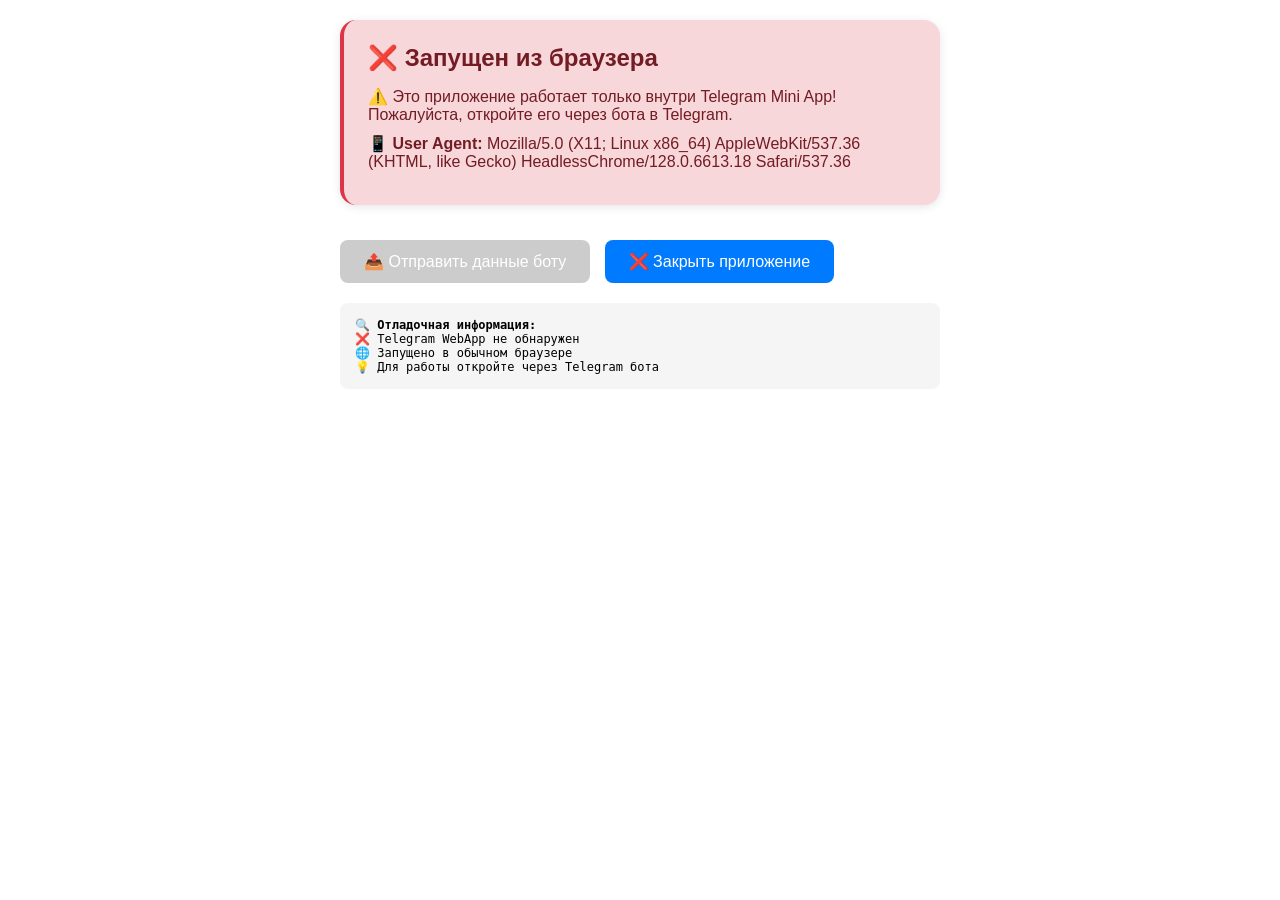
<file: bot.html>
<!DOCTYPE html>
<html lang="ru">
<head>
	<meta charset="UTF-8">
	<meta name="viewport" content="width=device-width, initial-scale=1.0, viewport-fit=cover">
	<title>Telegram Mini App</title>
	<script src="https://telegram.org/js/telegram-web-app.js"></script>
	<style>
		* {
			margin: 0;
			padding: 0;
			box-sizing: border-box;
		}

		body {
			font-family: -apple-system, BlinkMacSystemFont, 'Segoe UI', Roboto, Helvetica, Arial, sans-serif;
			padding: 20px;
			min-height: 100vh;
			transition: all 0.3s ease;
		}

		.container {
			max-width: 600px;
			margin: 0 auto;
		}

		.card {
			border-radius: 16px;
			padding: 24px;
			margin-bottom: 20px;
			box-shadow: 0 2px 10px rgba(0,0,0,0.1);
		}

		.status-telegram {
			background: #d4edda;
			border-left: 4px solid #28a745;
			color: #155724;
		}

		.status-browser {
			background: #f8d7da;
			border-left: 4px solid #dc3545;
			color: #721c24;
		}

		.user-info {
			background: #d1ecf1;
			border-left: 4px solid #17a2b8;
			color: #0c5460;
			margin-top: 20px;
		}

		.debug {
			background: #f5f5f5;
			padding: 15px;
			border-radius: 8px;
			font-family: monospace;
			font-size: 12px;
			margin-top: 20px;
			word-break: break-all;
		}

		button {
			background: #007bff;
			color: white;
			border: none;
			padding: 12px 24px;
			border-radius: 8px;
			font-size: 16px;
			cursor: pointer;
			margin-top: 15px;
			margin-right: 10px;
		}

		button:hover {
			background: #0056b3;
		}

		button:disabled {
			background: #ccc;
			cursor: not-allowed;
		}

		h2 {
			margin-bottom: 15px;
		}

		p {
			margin: 10px 0;
		}

		img {
			border-radius: 50%;
			width: 80px;
			height: 80px;
			margin-top: 10px;
		}
	</style>
</head>
<body id="body">
<div class="container">
	<div class="card" id="statusCard">
		<h2 id="statusTitle">🔄 Проверка...</h2>
		<p id="statusMessage">Инициализация...</p>
		<p><strong>📱 User Agent:</strong> <span id="userAgent"></span></p>
	</div>

	<div id="userInfo" style="display: none;" class="card user-info">
		<h2>👤 Данные пользователя Telegram:</h2>
		<div id="userData"></div>
	</div>

	<div class="actions">
		<button id="sendBtn" disabled>📤 Отправить данные боту</button>
		<button id="closeBtn">❌ Закрыть приложение</button>
	</div>

	<div class="debug" id="debugInfo">
		<strong>🔍 Отладочная информация:</strong><br>
		<span id="debugText">Ожидание...</span>
	</div>
</div>

<script>
	// Показываем User Agent
	document.getElementById('userAgent').textContent = navigator.userAgent;

	// Переменные
	let tg = null;
	let isTelegram = false;
	let userData = null;

	// Функция обновления UI
	function updateUI() {
		const statusCard = document.getElementById('statusCard');
		const statusTitle = document.getElementById('statusTitle');
		const statusMessage = document.getElementById('statusMessage');
		const sendBtn = document.getElementById('sendBtn');
		const userInfoDiv = document.getElementById('userInfo');
		const userDataDiv = document.getElementById('userData');
		const body = document.getElementById('body');

		if (isTelegram && userData) {
			// Режим Telegram с данными
			statusCard.className = 'card status-telegram';
			statusTitle.innerHTML = '✅ Запущен из Telegram Mini App';
			statusMessage.innerHTML = 'Приложение успешно запущено в Telegram!';
			sendBtn.disabled = false;

			// Показываем данные пользователя
			userInfoDiv.style.display = 'block';
			userDataDiv.innerHTML = `
                    <p><strong>🆔 ID:</strong> ${userData.id || 'Неизвестно'}</p>
                    <p><strong>👤 Имя:</strong> ${userData.first_name || ''} ${userData.last_name || ''}</p>
                    <p><strong>🔗 Username:</strong> ${userData.username ? '@' + userData.username : 'Не указан'}</p>
                    <p><strong>🗣️ Язык:</strong> ${userData.language_code || 'Не указан'}</p>
                    ${userData.photo_url ? `<img src="${userData.photo_url}" alt="Avatar">` : ''}
                `;

			// Меняем тему под Telegram
			if (tg && tg.themeParams) {
				body.style.backgroundColor = tg.themeParams.bg_color || '#ffffff';
				body.style.color = tg.themeParams.text_color || '#000000';
			}

		} else if (isTelegram && !userData) {
			// Режим Telegram без данных
			statusCard.className = 'card status-telegram';
			statusTitle.innerHTML = '⚠️ Запущен из Telegram, но данные не получены';
			statusMessage.innerHTML = 'Попробуйте перезапустить приложение или проверьте настройки бота.';
			sendBtn.disabled = true;
			userInfoDiv.style.display = 'none';

		} else {
			// Режим браузера
			statusCard.className = 'card status-browser';
			statusTitle.innerHTML = '❌ Запущен из браузера';
			statusMessage.innerHTML = '⚠️ Это приложение работает только внутри Telegram Mini App!<br>Пожалуйста, откройте его через бота в Telegram.';
			sendBtn.disabled = true;
			userInfoDiv.style.display = 'none';
		}
	}

	// Функция инициализации Telegram
	function initTelegram() {
		try {
			if (window.Telegram && window.Telegram.WebApp) {
				tg = window.Telegram.WebApp;
				tg.ready();
				tg.expand(); // На весь экран

				isTelegram = true;

				// Получаем данные пользователя
				if (tg.initDataUnsafe && tg.initDataUnsafe.user) {
					userData = tg.initDataUnsafe.user;
					document.getElementById('debugText').innerHTML = `
                            ✅ Telegram WebApp инициализирован<br>
                            📦 initData получено: ДА<br>
                            👤 Пользователь: ${userData.first_name || 'Неизвестно'}<br>
                            🆔 ID: ${userData.id || 'Нет'}<br>
                            🔗 initDataUnsafe доступен: ДА
                        `;
				} else {
					document.getElementById('debugText').innerHTML = `
                            ⚠️ Telegram WebApp инициализирован<br>
                            📦 initData получено: НЕТ<br>
                            👤 Пользователь: Не получен<br>
                            🔍 Проверьте настройки бота в BotFather
                        `;
				}

				updateUI();

			} else {
				// Не в Telegram
				isTelegram = false;
				document.getElementById('debugText').innerHTML = `
                        ❌ Telegram WebApp не обнаружен<br>
                        🌐 Запущено в обычном браузере<br>
                        💡 Для работы откройте через Telegram бота
                    `;
				updateUI();
			}
		} catch(e) {
			console.error('Ошибка:', e);
			isTelegram = false;
			document.getElementById('debugText').innerHTML = `❌ Ошибка: ${e.message}`;
			updateUI();
		}
	}

	// Отправка данных боту
	function sendToBot() {
		if (tg && userData) {
			const data = {
				action: 'user_data',
				user_id: userData.id,
				username: userData.username,
				first_name: userData.first_name,
				last_name: userData.last_name,
				timestamp: new Date().toISOString()
			};

			try {
				tg.sendData(JSON.stringify(data));
				tg.showAlert('✅ Данные успешно отправлены боту!');
				document.getElementById('debugText').innerHTML += '<br>📤 Данные отправлены боту';
			} catch(e) {
				tg.showAlert('❌ Ошибка при отправке');
				console.error(e);
			}
		} else {
			alert('❌ Не в Telegram Mini App');
		}
	}

	// Закрытие приложения
	function closeApp() {
		if (tg) {
			tg.close();
		} else {
			window.close();
		}
	}

	// Назначаем обработчики после загрузки страницы
	document.addEventListener('DOMContentLoaded', function() {
		initTelegram();

		document.getElementById('sendBtn').addEventListener('click', sendToBot);
		document.getElementById('closeBtn').addEventListener('click', closeApp);
	});
</script>
</body>
</html>
</file>
<file: styles.css>
/* ========================================
   CSS Variables & Reset
   ======================================== */
:root {
    --primary: #C026D3;
    --primary-light: #D946EF;
    --primary-dark: #A21CAF;
    --secondary: #F5A623;
    --secondary-light: #FBC756;
    --accent: #4FC3F7;
    --accent-light: #81D4FA;
    --success: #4FC3F7;
    --orange: #F5A623;
    --rose: #D946EF;
    --dark: #2C3E50;
    --dark-light: #34495E;
    --gray-900: #2D3436;
    --gray-700: #636E72;
    --gray-500: #B2BEC3;
    --gray-300: #DFE6E9;
    --gray-100: #F8F9FA;
    --white: #FFFFFF;
    --gradient-primary: #C026D3;
    --gradient-warm: #F5A623;
    --gradient-cool: #4FC3F7;
    --gradient-rainbow: #C026D3;
    --gradient-sunset: #F5A623;
    --gradient-dark: linear-gradient(135deg, #2C3E50, #34495E);
    --shadow-sm: 0 2px 8px rgba(0,0,0,0.08);
    --shadow-md: 0 8px 30px rgba(0,0,0,0.12);
    --shadow-lg: 0 20px 60px rgba(0,0,0,0.15);
    --shadow-xl: 0 30px 80px rgba(0,0,0,0.2);
    --shadow-glow: 0 0 30px rgba(192,38,211,0.25);
    --radius-sm: 8px;
    --radius-md: 16px;
    --radius-lg: 24px;
    --radius-xl: 32px;
    --radius-full: 9999px;
    --transition-fast: 0.2s cubic-bezier(0.4, 0, 0.2, 1);
    --transition-base: 0.3s cubic-bezier(0.4, 0, 0.2, 1);
    --transition-slow: 0.5s cubic-bezier(0.4, 0, 0.2, 1);
    --transition-spring: 0.6s cubic-bezier(0.34, 1.56, 0.64, 1);
    --font-primary: 'Inter', -apple-system, BlinkMacSystemFont, sans-serif;
    --font-display: 'Noto Serif', Georgia, serif;
    --font-accent: 'Noto Serif', Georgia, serif;
}

*, *::before, *::after {
    margin: 0;
    padding: 0;
    box-sizing: border-box;
}

html {
    scroll-behavior: smooth;
    font-size: 16px;
    -webkit-font-smoothing: antialiased;
    -moz-osx-font-smoothing: grayscale;
    overflow-x: hidden;
}

body {
    overflow-x: hidden;
}

body {
    font-family: var(--font-primary);
    color: var(--gray-900);
    background: var(--white);
    line-height: 1.6;
    overflow-x: hidden;
}

img {
    max-width: 100%;
    height: auto;
    display: block;
}

a {
    text-decoration: none;
    color: inherit;
}

ul {
    list-style: none;
}

.container {
    max-width: 1200px;
    margin: 0 auto;
    padding: 0 24px;
}

/* ========================================
   Preloader
   ======================================== */
.preloader {
    position: fixed;
    inset: 0;
    z-index: 10000;
    background: var(--dark);
    display: flex;
    align-items: center;
    justify-content: center;
    transition: opacity 0.6s ease, visibility 0.6s ease;
}

.preloader.hidden {
    opacity: 0;
    visibility: hidden;
}

.preloader-inner {
    text-align: center;
}

.preloader-circle {
    width: 60px;
    height: 60px;
    border: 3px solid rgba(255,255,255,0.1);
    border-top-color: var(--primary-light);
    border-radius: 50%;
    animation: spin 0.8s linear infinite;
    margin: 0 auto 20px;
}

.preloader-text {
    color: var(--white);
    font-size: 1.2rem;
    font-weight: 600;
    letter-spacing: 2px;
    text-transform: uppercase;
    opacity: 0.8;
}

@keyframes spin {
    to { transform: rotate(360deg); }
}

/* ========================================
   Navigation
   ======================================== */
.navbar {
    position: fixed;
    top: 0;
    left: 0;
    right: 0;
    z-index: 1000;
    padding: 20px 0;
    transition: all var(--transition-base);
}

.navbar.scrolled {
    background: rgba(255,255,255,0.97);
    backdrop-filter: blur(20px);
    -webkit-backdrop-filter: blur(20px);
    padding: 12px 0;
    box-shadow: 0 2px 12px rgba(0,0,0,0.08);
}

.navbar.scrolled .logo-text {
    color: #1A1A1A;
}

.navbar.scrolled .nav-link {
    color: #1A1A1A;
}

.navbar.scrolled .nav-link:hover {
    color: var(--primary);
    background: rgba(192,38,211,0.06);
}

.navbar.scrolled .nav-toggle span {
    background: #1A1A1A !important;
}

.nav-container {
    max-width: 1200px;
    margin: 0 auto;
    padding: 0 24px;
    display: flex;
    align-items: center;
    justify-content: space-between;
}

.nav-logo {
    display: flex;
    align-items: center;
    gap: 10px;
    font-weight: 700;
    font-size: 1.1rem;
    z-index: 1001;
}

.logo-icon {
    width: 40px;
    height: 40px;
    background: var(--gradient-primary);
    border-radius: var(--radius-sm);
    display: flex;
    align-items: center;
    justify-content: center;
    color: var(--white);
    font-weight: 800;
    font-size: 1.2rem;
    transition: transform var(--transition-spring);
}

.logo-icon:hover {
    transform: rotate(-5deg) scale(1.1);
}

.logo-text {
    color: var(--dark);
    transition: color var(--transition-base);
}

.navbar:not(.scrolled) .logo-text {
    color: #FFFFFF;
}

.nav-menu {
    display: flex;
    align-items: center;
    gap: 8px;
}

.nav-link {
    padding: 8px 16px;
    font-size: 0.9rem;
    font-weight: 500;
    font-family: var(--font-accent);
    color: var(--gray-700);
    border-radius: var(--radius-full);
    transition: all var(--transition-base);
    position: relative;
}

.navbar:not(.scrolled) .nav-link {
    color: rgba(255,255,255,0.75);
}

.nav-link:hover {
    color: var(--primary);
    background: rgba(108,92,231,0.08);
}

.navbar:not(.scrolled) .nav-link:hover {
    color: #FFFFFF;
    background: rgba(255,255,255,0.1);
}

.nav-link--cta {
    background: var(--primary) !important;
    color: var(--white) !important;
    font-weight: 600;
    padding: 10px 24px;
}

.nav-link--cta:hover {
    transform: translateY(-2px);
    box-shadow: var(--shadow-glow);
}

.nav-toggle {
    display: none;
    flex-direction: column;
    gap: 5px;
    background: none;
    border: none;
    cursor: pointer;
    padding: 8px;
    z-index: 1001;
}

.nav-toggle span {
    width: 24px;
    height: 2px;
    background: var(--dark);
    border-radius: 2px;
    transition: all var(--transition-base);
}

.navbar:not(.scrolled) .nav-toggle span {
    background: #FFFFFF;
}

.nav-toggle.active span:nth-child(1) {
    transform: rotate(45deg) translate(5px, 5px);
}

.nav-toggle.active span:nth-child(2) {
    opacity: 0;
}

.nav-toggle.active span:nth-child(3) {
    transform: rotate(-45deg) translate(5px, -5px);
}

/* ========================================
   Hero Section
   ======================================== */
.hero {
    min-height: 100vh;
    background: #1A1028;
    position: relative;
    display: flex;
    align-items: center;
    overflow: hidden;
    padding: 120px 0 80px;
}

.hero::before {
    content: '';
    position: absolute;
    top: -20%;
    right: -10%;
    width: 600px;
    height: 600px;
    background: rgba(192,38,211,0.15);
    border-radius: 50%;
    filter: blur(120px);
    pointer-events: none;
}

.hero::after {
    content: '';
    position: absolute;
    bottom: -20%;
    left: -5%;
    width: 400px;
    height: 400px;
    background: rgba(245,166,35,0.1);
    border-radius: 50%;
    filter: blur(100px);
    pointer-events: none;
}

.hero-canvas {
    position: absolute;
    inset: 0;
    width: 100%;
    height: 100%;
    z-index: 1;
    pointer-events: none;
}

.hero-content {
    display: grid;
    grid-template-columns: 1fr 1fr;
    gap: 60px;
    align-items: center;
    position: relative;
    z-index: 2;
}

.hero-badge {
    display: inline-flex;
    align-items: center;
    gap: 8px;
    padding: 8px 20px;
    background: rgba(255,255,255,0.08);
    border: 1px solid rgba(255,255,255,0.15);
    border-radius: var(--radius-full);
    color: #E879F9;
    font-size: 0.85rem;
    font-weight: 600;
    margin-bottom: 24px;
    backdrop-filter: blur(10px);
}

.hero-title {
    color: #FFFFFF;
    margin-bottom: 24px;
}

.hero-title-line {
    display: block;
    font-family: var(--font-display);
    font-size: clamp(2.8rem, 5.5vw, 4.5rem);
    font-weight: 700;
    line-height: 1.1;
    letter-spacing: -0.02em;
}

.hero-title-line.accent {
    color: #E879F9;
    position: relative;
}

.hero-title-line.accent::after {
    display: none;
}

/* Split-text letter animation */
.hero-title .char {
    display: inline-block;
    opacity: 0;
    transform: translateY(40px);
    filter: blur(8px);
    animation: charReveal 0.6s cubic-bezier(0.16, 1, 0.3, 1) forwards;
}

@keyframes charReveal {
    to {
        opacity: 1;
        transform: translateY(0);
        filter: blur(0);
    }
}

/* Hero elements staggered reveal */
.hero .hero-badge,
.hero .hero-subtitle,
.hero .hero-description,
.hero .hero-buttons,
.hero .hero-image {
    opacity: 0;
    transform: translateY(30px) scale(0.98);
}

.hero .hero-badge.revealed,
.hero .hero-subtitle.revealed,
.hero .hero-description.revealed,
.hero .hero-buttons.revealed,
.hero .hero-image.revealed {
    animation: elementReveal 0.8s cubic-bezier(0.16, 1, 0.3, 1) forwards;
}

@keyframes elementReveal {
    to {
        opacity: 1;
        transform: translateY(0) scale(1);
    }
}

/* Floating card glow on hover */
.floating-card {
    transition: box-shadow 0.3s, background 0.3s, transform 0.15s ease-out;
}

/* Photo frame tilt */
.hero-image-wrapper {
    perspective: 800px;
}

.hero-image-frame {
    transition: transform 0.15s ease-out;
    transform-style: preserve-3d;
}

.hero-image-frame .shine-overlay {
    position: absolute;
    inset: 0;
    background: linear-gradient(135deg, rgba(255,255,255,0.15) 0%, transparent 50%);
    opacity: 0;
    transition: opacity 0.3s;
    pointer-events: none;
    z-index: 5;
    border-radius: inherit;
}


.hero-subtitle {
    color: rgba(255,255,255,0.85);
    font-size: 1.15rem;
    font-weight: 400;
    line-height: 1.6;
    margin-bottom: 16px;
}

.hero-description {
    color: rgba(255,255,255,0.55);
    font-size: 1rem;
    margin-bottom: 36px;
    max-width: 500px;
}

.hero-buttons {
    display: flex;
    gap: 16px;
    flex-wrap: wrap;
}

/* Hero Image */
.hero-image-wrapper {
    position: relative;
    display: flex;
    justify-content: center;
}

.hero-image-glow {
    display: none;
}

.hero-image-frame {
    width: 360px;
    height: 420px;
    border-radius: var(--radius-xl);
    overflow: hidden;
    position: relative;
    z-index: 2;
    background: rgba(255,255,255,0.05);
    border: 1px solid rgba(255,255,255,0.1);
    box-shadow: 0 20px 60px rgba(0,0,0,0.3);
}

.hero-photo-placeholder {
    width: 100%;
    height: 100%;
    display: flex;
    flex-direction: column;
    align-items: center;
    justify-content: center;
    background: rgba(232,121,249,0.08);
    color: rgba(255,255,255,0.5);
}

.placeholder-initials {
    font-size: 4rem;
    font-weight: 800;
    font-family: var(--font-display);
    color: #E879F9;
    margin-bottom: 12px;
}

.placeholder-role {
    font-size: 0.9rem;
    font-weight: 500;
    color: rgba(255,255,255,0.5);
}

/* Floating Cards */
.floating-card {
    position: absolute;
    display: flex;
    align-items: center;
    gap: 10px;
    padding: 14px 22px;
    background: rgba(255,255,255,0.1);
    backdrop-filter: blur(16px);
    border-radius: var(--radius-md);
    box-shadow: 0 8px 30px rgba(0,0,0,0.2);
    font-weight: 600;
    font-size: 0.9rem;
    color: #FFFFFF;
    z-index: 3;
    animation: floatCard 5s ease-in-out infinite;
    border: 1px solid rgba(255,255,255,0.15);
    transition: box-shadow 0.3s, background 0.3s;
}

.floating-card:hover {
    background: rgba(255,255,255,0.18);
    box-shadow: 0 12px 40px rgba(232,121,249,0.25);
}

.floating-icon {
    font-size: 1.4rem;
}

.floating-card-1 {
    top: 10%;
    right: -20px;
    animation-delay: 0s;
}

.floating-card-2 {
    bottom: 25%;
    left: -30px;
    animation-delay: 2s;
}

.floating-card-3 {
    bottom: 5%;
    right: 10%;
    animation-delay: 4s;
}

@keyframes floatCard {
    0%, 100% { transform: translateY(0); }
    50% { transform: translateY(-12px); }
}

/* Scroll Indicator */
.hero-scroll-indicator {
    position: absolute;
    bottom: 40px;
    left: 50%;
    transform: translateX(-50%);
    display: flex;
    flex-direction: column;
    align-items: center;
    gap: 10px;
    color: rgba(255,255,255,0.4);
    font-size: 0.8rem;
    animation: fadeInUp 1s ease 2s both;
}

.scroll-mouse {
    width: 26px;
    height: 40px;
    border: 2px solid rgba(255,255,255,0.25);
    border-radius: 13px;
    position: relative;
}

.scroll-wheel {
    width: 4px;
    height: 8px;
    background: var(--primary);
    border-radius: 2px;
    position: absolute;
    top: 8px;
    left: 50%;
    transform: translateX(-50%);
    animation: scrollWheel 2s ease-in-out infinite;
}

@keyframes scrollWheel {
    0%, 100% { opacity: 1; transform: translateX(-50%) translateY(0); }
    50% { opacity: 0.3; transform: translateX(-50%) translateY(12px); }
}

/* ========================================
   Mini Game Section
   ======================================== */
.mini-game-section {
    background: #150E20;
    padding: 80px 0;
    position: relative;
    overflow: hidden;
}

.game-intro {
    text-align: center;
    margin-bottom: 40px;
}

.game-wrapper {
    max-width: 600px;
    margin: 0 auto;
}

.game-hud {
    display: flex;
    justify-content: space-between;
    align-items: center;
    margin-bottom: 16px;
    padding: 0 8px;
}

.game-score,
.game-timer {
    display: flex;
    align-items: center;
    gap: 8px;
    color: #fff;
    font-size: 1.2rem;
    font-weight: 700;
    font-family: var(--font-display);
}

.game-score .material-icons-outlined {
    color: #F5A623;
}

.game-timer .material-icons-outlined {
    color: #E879F9;
}

.game-area {
    position: relative;
    width: 100%;
    height: 420px;
    background: rgba(255,255,255,0.04);
    border: 1px solid rgba(255,255,255,0.08);
    border-radius: var(--radius-xl);
    overflow: hidden;
    cursor: crosshair;
    user-select: none;
    -webkit-user-select: none;
}

.game-start-overlay,
.game-end-overlay {
    position: absolute;
    inset: 0;
    display: flex;
    flex-direction: column;
    align-items: center;
    justify-content: center;
    gap: 20px;
    background: rgba(21,14,32,0.85);
    backdrop-filter: blur(8px);
    z-index: 10;
    border-radius: inherit;
}

.game-start-btn {
    font-size: 1.1rem;
    padding: 16px 36px;
}

.game-result {
    text-align: center;
    color: #fff;
}

.game-result .result-score {
    font-size: 3rem;
    font-weight: 800;
    font-family: var(--font-display);
    color: #E879F9;
    display: block;
    margin-bottom: 8px;
}

.game-result .result-title {
    font-size: 1.4rem;
    font-weight: 700;
    margin-bottom: 6px;
    display: block;
}

.game-result .result-desc {
    font-size: 0.95rem;
    color: rgba(255,255,255,0.6);
    display: block;
}

.game-item {
    position: absolute;
    width: 48px;
    height: 48px;
    display: flex;
    align-items: center;
    justify-content: center;
    font-size: 32px;
    cursor: pointer;
    transition: transform 0.1s;
    z-index: 5;
    filter: drop-shadow(0 4px 12px rgba(0,0,0,0.3));
    animation: gameItemAppear 0.3s ease-out;
}

.game-item:active {
    transform: scale(0.8);
}

@keyframes gameItemAppear {
    from { transform: scale(0); opacity: 0; }
    to { transform: scale(1); opacity: 1; }
}

.game-catch-effect {
    position: absolute;
    width: 60px;
    height: 60px;
    border-radius: 50%;
    pointer-events: none;
    z-index: 6;
    animation: catchBurst 0.5s ease-out forwards;
}

@keyframes catchBurst {
    0% { transform: scale(0.3); opacity: 1; }
    100% { transform: scale(2); opacity: 0; }
}

.game-cta-link {
    display: inline-flex;
    align-items: center;
    gap: 10px;
    margin-top: 20px;
    padding: 12px 28px;
    background: #2AABEE;
    color: #fff;
    font-weight: 600;
    font-size: 0.95rem;
    border-radius: var(--radius-full);
    text-decoration: none;
    transition: background 0.2s, transform 0.2s;
}

.game-cta-link:hover {
    background: #1D9BD9;
    transform: translateY(-2px);
}

.game-points-popup {
    position: absolute;
    font-size: 1.2rem;
    font-weight: 800;
    color: #F5A623;
    pointer-events: none;
    z-index: 7;
    animation: pointsFloat 0.8s ease-out forwards;
    text-shadow: 0 2px 8px rgba(0,0,0,0.5);
}

@keyframes pointsFloat {
    0% { transform: translateY(0) scale(0.5); opacity: 1; }
    100% { transform: translateY(-60px) scale(1.2); opacity: 0; }
}

/* ========================================
   Buttons
   ======================================== */
.btn {
    display: inline-flex;
    align-items: center;
    justify-content: center;
    gap: 10px;
    padding: 14px 32px;
    font-family: var(--font-primary);
    font-size: 0.95rem;
    font-weight: 600;
    border-radius: var(--radius-full);
    border: none;
    cursor: pointer;
    transition: all var(--transition-base);
    white-space: nowrap;
    position: relative;
    overflow: hidden;
}

.btn::before {
    content: '';
    position: absolute;
    inset: 0;
    background: linear-gradient(135deg, rgba(255,255,255,0.2), transparent);
    opacity: 0;
    transition: opacity var(--transition-base);
}

.btn:hover::before {
    opacity: 1;
}

.btn-primary {
    background: var(--primary);
    color: var(--white);
    box-shadow: 0 4px 18px rgba(192,38,211,0.3);
}

.btn-primary:hover {
    transform: translateY(-2px);
    box-shadow: 0 6px 28px rgba(192,38,211,0.4);
}

.btn-outline {
    background: var(--white);
    color: var(--dark);
    border: 2px solid var(--gray-300);
}

.btn-outline:hover {
    border-color: var(--primary);
    color: var(--primary);
    transform: translateY(-2px);
    box-shadow: var(--shadow-sm);
}

.btn-white {
    background: var(--white);
    color: var(--primary);
    box-shadow: var(--shadow-md);
}

.btn-white:hover {
    transform: translateY(-3px);
    box-shadow: var(--shadow-lg);
}

.btn-outline-white {
    background: transparent;
    color: var(--white);
    border: 2px solid rgba(255,255,255,0.4);
}

.btn-outline-white:hover {
    background: rgba(255,255,255,0.1);
    border-color: var(--white);
    transform: translateY(-3px);
}

.btn-instagram {
    background: linear-gradient(135deg, #C026D3, #D946EF);
    color: var(--white);
    box-shadow: 0 4px 18px rgba(192,38,211,0.3);
}

.btn-instagram:hover {
    transform: translateY(-2px);
    box-shadow: 0 6px 28px rgba(192,38,211,0.4);
}

.btn-phone {
    background: linear-gradient(135deg, #F5A623, #FBC756);
    color: var(--white);
    box-shadow: 0 4px 18px rgba(245,166,35,0.3);
}

.btn-phone:hover {
    transform: translateY(-2px);
    box-shadow: 0 6px 28px rgba(245,166,35,0.4);
}

.btn-lg {
    padding: 18px 40px;
    font-size: 1.05rem;
}

.btn-full {
    width: 100%;
}

.btn-pulse {
    animation: btnPulse 3s ease-in-out infinite;
}

@keyframes btnPulse {
    0%, 100% { box-shadow: 0 4px 18px rgba(192,38,211,0.3); }
    50% { box-shadow: 0 4px 32px rgba(192,38,211,0.45); }
}

/* ========================================
   Section Styles
   ======================================== */
.section-header {
    text-align: center;
    margin-bottom: 60px;
}

.section-tag {
    display: inline-block;
    padding: 6px 18px;
    background: linear-gradient(135deg, rgba(108,92,231,0.1), rgba(253,121,168,0.1));
    color: var(--primary);
    font-size: 0.85rem;
    font-weight: 600;
    border-radius: var(--radius-full);
    margin-bottom: 16px;
    letter-spacing: 0.5px;
}

.section-title {
    font-family: var(--font-display);
    font-size: clamp(2.2rem, 4.5vw, 3.2rem);
    font-weight: 600;
    color: var(--dark);
    line-height: 1.15;
    margin-bottom: 16px;
    letter-spacing: -0.01em;
}

.section-tag {
    font-family: var(--font-accent);
    letter-spacing: 1px;
    text-transform: uppercase;
    font-size: 0.8rem;
}

.text-gradient {
    color: var(--primary);
}

.section-subtitle {
    color: var(--gray-700);
    font-size: 1.1rem;
    max-width: 600px;
    margin: 0 auto;
}

/* ========================================
   About Section
   ======================================== */
.about {
    padding: 120px 0;
    background: var(--white);
}

.about-grid {
    display: grid;
    grid-template-columns: 1fr 1.2fr;
    gap: 80px;
    align-items: center;
}

.about-image-wrapper {
    position: relative;
}

.about-photo-placeholder {
    width: 100%;
    aspect-ratio: 3/4;
    background: linear-gradient(135deg, rgba(108,92,231,0.1), rgba(253,121,168,0.1));
    border-radius: var(--radius-lg);
    display: flex;
    align-items: center;
    justify-content: center;
    color: var(--gray-500);
    font-size: 1rem;
}

.about-image-decoration {
    position: absolute;
    bottom: -20px;
    right: -20px;
    width: 200px;
    height: 200px;
    border-radius: var(--radius-lg);
    background: var(--gradient-primary);
    opacity: 0.1;
    z-index: -1;
}

.about-lead {
    font-size: 1.25rem;
    font-weight: 500;
    color: var(--dark);
    margin-bottom: 16px;
    line-height: 1.6;
}

.about-text {
    color: var(--gray-700);
    font-size: 1rem;
    line-height: 1.8;
    margin-bottom: 32px;
}

.about-stats {
    display: grid;
    grid-template-columns: 1fr 1fr;
    gap: 20px;
    margin-bottom: 36px;
}

.stat-item {
    display: flex;
    align-items: center;
    gap: 14px;
    padding: 18px;
    background: var(--gray-100);
    border-radius: var(--radius-md);
    transition: all var(--transition-base);
}

.stat-item:hover {
    transform: translateY(-4px);
    box-shadow: var(--shadow-md);
    background: var(--white);
}

.stat-icon {
    font-size: 1.8rem;
}

/* Material Icons in stat items */
.stat-icon-wrap {
    width: 48px;
    height: 48px;
    border-radius: var(--radius-md);
    background: var(--gradient-primary);
    display: flex;
    align-items: center;
    justify-content: center;
    flex-shrink: 0;
}

.stat-icon-wrap .material-icons-outlined {
    font-size: 24px;
    color: var(--white);
}

.stat-info {
    display: flex;
    flex-direction: column;
}

.stat-label {
    font-size: 0.75rem;
    color: var(--gray-700);
    text-transform: uppercase;
    letter-spacing: 0.5px;
    font-weight: 600;
}

.stat-value {
    font-size: 0.95rem;
    font-weight: 600;
    color: var(--dark);
}

/* ========================================
   Services Section
   ======================================== */
.services {
    padding: 120px 0;
    background: var(--gray-100);
    position: relative;
}

.services-grid {
    display: grid;
    grid-template-columns: repeat(auto-fill, minmax(340px, 1fr));
    gap: 24px;
}

.service-card {
    perspective: 1000px;
}

.service-card-inner {
    background: var(--white);
    border-radius: var(--radius-lg);
    padding: 36px 30px;
    height: 100%;
    position: relative;
    overflow: hidden;
    transition: all var(--transition-base);
    border: 1px solid transparent;
}

.service-card-inner::before {
    content: '';
    position: absolute;
    top: 0;
    left: 0;
    right: 0;
    height: 4px;
    background: var(--gradient-rainbow);
    background-size: 200% 100%;
    animation: gradientShift 3s ease infinite;
    opacity: 0;
    transition: opacity var(--transition-base);
}

@keyframes gradientShift {
    0%, 100% { background-position: 0% 50%; }
    50% { background-position: 100% 50%; }
}

.service-card:nth-child(1) .service-mat-icon { color: var(--orange); }
.service-card:nth-child(2) .service-mat-icon { color: var(--accent); }
.service-card:nth-child(3) .service-mat-icon { color: var(--rose); }
.service-card:nth-child(4) .service-mat-icon { color: var(--success); }
.service-card:nth-child(5) .service-mat-icon { color: var(--secondary); }
.service-card:nth-child(6) .service-mat-icon { color: var(--primary); }
.service-card:nth-child(7) .service-mat-icon { color: var(--accent); }

.service-card:nth-child(1) .service-icon-bg { background: linear-gradient(135deg, var(--orange), var(--secondary-light)); }
.service-card:nth-child(2) .service-icon-bg { background: linear-gradient(135deg, var(--accent), var(--success)); }
.service-card:nth-child(3) .service-icon-bg { background: linear-gradient(135deg, var(--rose), var(--secondary)); }
.service-card:nth-child(4) .service-icon-bg { background: linear-gradient(135deg, var(--success), var(--accent)); }
.service-card:nth-child(5) .service-icon-bg { background: linear-gradient(135deg, var(--secondary), var(--rose)); }
.service-card:nth-child(6) .service-icon-bg { background: linear-gradient(135deg, var(--primary), var(--primary-light)); }
.service-card:nth-child(7) .service-icon-bg { background: linear-gradient(135deg, var(--accent), var(--primary-light)); }

.service-card-inner:hover {
    transform: translateY(-8px);
    box-shadow: var(--shadow-lg);
    border-color: rgba(108,92,231,0.1);
}

.service-card-inner:hover::before {
    opacity: 1;
}

.service-icon-wrapper {
    position: relative;
    width: 64px;
    height: 64px;
    margin-bottom: 20px;
}

.service-icon {
    font-size: 2.5rem;
    position: relative;
    z-index: 2;
}

.service-mat-icon {
    font-size: 2.2rem;
    color: var(--primary);
    position: relative;
    z-index: 2;
}

.price-header-icon {
    font-size: 1.8rem;
    color: var(--primary);
    flex-shrink: 0;
}

.feature-mat-icon {
    font-size: 2rem;
    color: var(--primary);
    display: block;
    margin-bottom: 10px;
}

.contact-mat-icon {
    font-size: 2rem;
    color: var(--primary);
    margin-bottom: 12px;
    display: block;
}

.fc-icon {
    font-size: 1.3rem;
    color: var(--primary);
}

.ag-icon {
    font-size: 1.1rem;
    vertical-align: middle;
    margin-right: 4px;
    color: var(--primary);
}

.schedule-icon-wrap {
    width: 48px;
    height: 48px;
    border-radius: var(--radius-md);
    display: flex;
    align-items: center;
    justify-content: center;
    flex-shrink: 0;
    background: rgba(108,92,231,0.1);
}

.schedule-icon-wrap .material-icons-outlined {
    font-size: 24px;
    color: var(--primary);
}

.btn-outline-dark {
    background: transparent;
    color: var(--dark);
    border: 2px solid var(--gray-300);
}

.btn-outline-dark:hover {
    border-color: var(--primary);
    color: var(--primary);
    transform: translateY(-3px);
}

/* Hero & About images for real photos */
.hero-image-frame img,
.about-photo-placeholder img {
    width: 100%;
    height: 100%;
    object-fit: cover;
}

.gallery-placeholder img {
    width: 100%;
    height: 100%;
    object-fit: cover;
    transition: transform var(--transition-slow);
}

.gallery-item:hover .gallery-placeholder img {
    transform: scale(1.08);
}

/* Particles container */
.hero-particles {
    position: absolute;
    inset: 0;
    pointer-events: none;
    z-index: 1;
}

.service-icon-bg {
    position: absolute;
    inset: -5px;
    background: var(--gradient-primary);
    border-radius: var(--radius-md);
    opacity: 0.1;
    transition: all var(--transition-base);
}

.service-card-inner:hover .service-icon-bg {
    transform: scale(1.2) rotate(5deg);
    opacity: 0.15;
}

.service-title {
    font-size: 1.2rem;
    font-weight: 700;
    color: var(--dark);
    margin-bottom: 8px;
}

.service-age {
    font-size: 0.85rem;
    color: var(--primary);
    font-weight: 500;
    margin-bottom: 16px;
}

.service-details {
    color: var(--gray-700);
    font-size: 0.9rem;
    line-height: 1.7;
    margin-bottom: 20px;
}

.service-list {
    padding-left: 0;
}

.service-list li {
    position: relative;
    padding-left: 20px;
    margin-bottom: 6px;
}

.service-list li::before {
    content: '';
    position: absolute;
    left: 0;
    top: 10px;
    width: 6px;
    height: 6px;
    background: var(--primary);
    border-radius: 50%;
}

.service-link {
    color: var(--primary);
    font-weight: 600;
    font-size: 0.9rem;
    display: inline-flex;
    align-items: center;
    gap: 6px;
    transition: all var(--transition-base);
}

.service-link:hover {
    gap: 12px;
    color: var(--primary-dark);
}

/* ========================================
   Pricing Section
   ======================================== */
.pricing {
    padding: 120px 0;
    background: var(--white);
}

/* Trial Card */
.pricing-trial {
    margin-bottom: 60px;
}

.trial-card {
    max-width: 700px;
    margin: 0 auto;
    padding: 48px;
    background: linear-gradient(135deg, #FFF8E1, #FFFFFF, #F3E5F5);
    border-radius: var(--radius-xl);
    text-align: center;
    position: relative;
    overflow: hidden;
    border: 2px solid rgba(108,92,231,0.1);
    box-shadow: var(--shadow-md);
}

.trial-badge {
    display: inline-block;
    padding: 6px 20px;
    background: var(--gradient-warm);
    color: var(--white);
    font-weight: 700;
    font-size: 0.85rem;
    border-radius: var(--radius-full);
    margin-bottom: 16px;
}

.trial-card h3 {
    font-family: var(--font-display);
    font-size: 1.8rem;
    color: var(--dark);
    margin-bottom: 8px;
}

.trial-desc {
    color: var(--gray-700);
    margin-bottom: 30px;
}

.trial-prices {
    display: flex;
    align-items: center;
    justify-content: center;
    gap: 40px;
    margin-bottom: 20px;
    flex-wrap: wrap;
}

.trial-price {
    display: flex;
    flex-direction: column;
    align-items: center;
}

.price-amount {
    font-size: 3rem;
    font-weight: 800;
    color: var(--primary);
    line-height: 1;
}

.price-currency {
    font-size: 1rem;
    color: var(--gray-700);
    font-weight: 500;
}

.price-note {
    font-size: 0.85rem;
    color: var(--gray-500);
    margin-top: 4px;
}

.trial-divider {
    width: 2px;
    height: 60px;
    background: var(--gray-300);
}

.trial-duration {
    font-size: 0.95rem;
    color: var(--gray-700);
    margin-bottom: 8px;
    font-weight: 500;
}

.trial-materials {
    font-size: 0.85rem;
    color: var(--accent);
    font-weight: 500;
    margin-bottom: 28px;
}

/* Pricing Tabs */
.pricing-tabs {
    display: flex;
    justify-content: center;
    gap: 8px;
    margin-bottom: 40px;
    flex-wrap: wrap;
}

.pricing-tab {
    padding: 12px 28px;
    background: var(--gray-100);
    border: 2px solid transparent;
    border-radius: var(--radius-full);
    font-family: var(--font-primary);
    font-size: 0.95rem;
    font-weight: 600;
    color: var(--gray-700);
    cursor: pointer;
    transition: all var(--transition-base);
}

.pricing-tab:hover {
    background: rgba(108,92,231,0.05);
    color: var(--primary);
}

.pricing-tab.active {
    background: var(--gradient-primary);
    color: var(--white);
    border-color: transparent;
    box-shadow: 0 4px 15px rgba(108,92,231,0.3);
}

/* Pricing Content */
.pricing-content {
    display: none;
}

.pricing-content.active {
    display: block;
    animation: fadeIn 0.4s ease;
}

@keyframes fadeIn {
    from { opacity: 0; transform: translateY(10px); }
    to { opacity: 1; transform: translateY(0); }
}

.pricing-grid {
    display: grid;
    grid-template-columns: repeat(auto-fill, minmax(340px, 1fr));
    gap: 24px;
}

.price-card {
    background: var(--white);
    border-radius: var(--radius-lg);
    overflow: hidden;
    border: 1px solid var(--gray-300);
    transition: all var(--transition-base);
    position: relative;
}

.price-card:hover {
    transform: translateY(-6px);
    box-shadow: var(--shadow-lg);
    border-color: var(--primary-light);
}

.price-card--premium {
    border: 2px solid var(--primary);
    padding-top: 16px;
}

.price-card--premium .price-card-header {
    padding-right: 100px;
}

.premium-badge {
    position: absolute;
    top: 16px;
    right: 16px;
    padding: 4px 14px;
    background: var(--gradient-primary);
    color: var(--white);
    font-size: 0.75rem;
    font-weight: 700;
    border-radius: var(--radius-full);
    text-transform: uppercase;
    letter-spacing: 1px;
}

.price-card-header {
    padding: 24px 28px 16px;
    display: flex;
    align-items: center;
    gap: 14px;
}

.price-card-icon {
    font-size: 2rem;
}

.price-card-header h4 {
    font-size: 1.05rem;
    font-weight: 700;
    color: var(--dark);
}

.price-card-body {
    padding: 0 28px 28px;
}

.price-row {
    display: flex;
    justify-content: space-between;
    align-items: center;
    padding: 12px 0;
    border-bottom: 1px solid var(--gray-100);
    font-size: 0.9rem;
}

.price-row:last-of-type {
    border-bottom: none;
}

.price-row span:first-child {
    color: var(--gray-700);
}

.price-value {
    font-weight: 700;
    color: var(--primary);
    font-size: 1rem;
}

.price-value--big {
    font-size: 1.4rem;
}

.price-row.highlight {
    padding: 16px 0;
}

.price-duration {
    display: inline-block;
    margin-top: 16px;
    padding: 6px 16px;
    background: rgba(108,92,231,0.08);
    color: var(--primary);
    font-size: 0.85rem;
    font-weight: 600;
    border-radius: var(--radius-full);
}

.price-note-small {
    font-size: 0.82rem;
    color: var(--gray-700);
    line-height: 1.6;
    margin-top: 12px;
}

.price-includes {
    margin-top: 12px;
}

.price-includes li {
    position: relative;
    padding: 6px 0 6px 24px;
    font-size: 0.88rem;
    color: var(--gray-700);
}

.price-includes li::before {
    content: '✓';
    position: absolute;
    left: 0;
    color: var(--accent);
    font-weight: 700;
}

.pricing-note {
    text-align: center;
    margin-top: 24px;
    color: var(--gray-700);
    font-size: 0.9rem;
    font-style: italic;
}

.pricing-cta {
    text-align: center;
    margin-top: 48px;
}

/* ========================================
   After School Section
   ======================================== */
.afterschool {
    padding: 120px 0;
    background: linear-gradient(180deg, var(--gray-100), var(--white));
}

.afterschool-grid {
    display: grid;
    grid-template-columns: 1.4fr 1fr;
    gap: 40px;
}

.afterschool-schedule {
    display: flex;
    flex-direction: column;
    gap: 20px;
    margin-bottom: 40px;
}

.schedule-item {
    display: flex;
    gap: 20px;
    padding: 28px;
    border-radius: var(--radius-lg);
    align-items: flex-start;
    transition: all var(--transition-base);
}

.schedule-item--main {
    background: linear-gradient(135deg, #E8F5E9, #F1F8E9);
    border: 1px solid rgba(76,175,80,0.2);
}

.schedule-item--saturday {
    background: linear-gradient(135deg, #FFF3E0, #FFF8E1);
    border: 1px solid rgba(255,152,0,0.2);
}

.schedule-item:hover {
    transform: translateY(-4px);
    box-shadow: var(--shadow-md);
}

.schedule-icon {
    font-size: 2rem;
    flex-shrink: 0;
}

.schedule-details {
    flex: 1;
}

.schedule-details h4 {
    font-size: 1.1rem;
    font-weight: 700;
    color: var(--dark);
    margin-bottom: 4px;
}

.schedule-time {
    font-size: 1.4rem;
    font-weight: 800;
    color: var(--primary);
}

.schedule-note {
    font-size: 0.85rem;
    color: var(--gray-700);
    margin-top: 4px;
}

.schedule-prices {
    display: flex;
    flex-direction: column;
    gap: 6px;
    text-align: right;
}

.schedule-price {
    font-size: 0.9rem;
    color: var(--gray-700);
}

.schedule-price strong {
    color: var(--dark);
    font-size: 1.1rem;
}

/* Activity Groups */
.afterschool-activities {
    display: grid;
    grid-template-columns: 1fr 1fr;
    gap: 20px;
}

.activity-group {
    padding: 20px;
    background: var(--white);
    border-radius: var(--radius-md);
    border: 1px solid var(--gray-300);
    transition: all var(--transition-base);
}

.activity-group:hover {
    border-color: var(--primary-light);
    box-shadow: var(--shadow-sm);
}

.activity-group h4 {
    font-size: 0.95rem;
    font-weight: 700;
    color: var(--dark);
    margin-bottom: 12px;
}

.activity-tags {
    display: flex;
    flex-wrap: wrap;
    gap: 6px;
}

.activity-tag {
    padding: 4px 12px;
    background: var(--gray-100);
    border-radius: var(--radius-full);
    font-size: 0.8rem;
    color: var(--gray-700);
    transition: all var(--transition-fast);
}

.activity-tag:hover {
    background: rgba(108,92,231,0.1);
    color: var(--primary);
}

/* Features */
.afterschool-features {
    display: flex;
    flex-direction: column;
    gap: 16px;
}

.feature-card {
    padding: 24px;
    background: var(--white);
    border-radius: var(--radius-md);
    border: 1px solid var(--gray-300);
    transition: all var(--transition-base);
}

.feature-card:hover {
    transform: translateX(8px);
    border-color: var(--primary-light);
    box-shadow: var(--shadow-md);
}

.feature-icon {
    font-size: 1.8rem;
    display: block;
    margin-bottom: 10px;
}

.feature-card h4 {
    font-size: 1rem;
    font-weight: 700;
    color: var(--dark);
    margin-bottom: 6px;
}

.feature-card p {
    font-size: 0.88rem;
    color: var(--gray-700);
    line-height: 1.5;
}

/* After School CTA */
.afterschool-cta {
    text-align: center;
    margin-top: 60px;
    padding: 40px;
    background: linear-gradient(135deg, rgba(108,92,231,0.05), rgba(253,121,168,0.05));
    border-radius: var(--radius-xl);
}

.afterschool-cta p {
    font-size: 1.2rem;
    font-weight: 700;
    color: var(--dark);
    margin-bottom: 20px;
}

.cta-buttons {
    display: flex;
    gap: 16px;
    justify-content: center;
    flex-wrap: wrap;
}

/* ========================================
   Gallery Section
   ======================================== */
.gallery {
    padding: 120px 0;
    background: var(--white);
}

.gallery-grid {
    display: grid;
    grid-template-columns: repeat(4, 1fr);
    grid-auto-rows: 250px;
    gap: 16px;
}

.gallery-item {
    border-radius: var(--radius-md);
    overflow: hidden;
    position: relative;
    cursor: pointer;
    transition: all var(--transition-base);
}

.gallery-item:hover {
    transform: scale(1.02);
    box-shadow: var(--shadow-lg);
    z-index: 2;
}

.gallery-item--wide {
    grid-column: span 2;
}

.gallery-item--tall {
    grid-row: span 2;
}

.gallery-placeholder {
    width: 100%;
    height: 100%;
    background: linear-gradient(135deg, rgba(108,92,231,0.08), rgba(253,121,168,0.08), rgba(0,206,201,0.08));
    display: flex;
    align-items: center;
    justify-content: center;
    text-align: center;
    padding: 20px;
    color: var(--gray-500);
    font-size: 0.88rem;
}

/* ========================================
   CTA Section
   ======================================== */
.cta-section {
    padding: 100px 0;
    background: var(--gradient-dark);
    position: relative;
    overflow: hidden;
}

.cta-bg-shapes {
    position: absolute;
    inset: 0;
    pointer-events: none;
}

.cta-shape {
    position: absolute;
    border-radius: 50%;
    filter: blur(80px);
    opacity: 0.3;
}

.cta-shape-1 {
    width: 400px;
    height: 400px;
    background: var(--primary);
    top: -100px;
    left: -100px;
}

.cta-shape-2 {
    width: 300px;
    height: 300px;
    background: var(--secondary);
    bottom: -100px;
    right: -50px;
}

.cta-content {
    text-align: center;
    position: relative;
    z-index: 2;
}

.cta-content h2 {
    font-family: var(--font-display);
    font-size: clamp(2rem, 4vw, 3rem);
    color: var(--white);
    margin-bottom: 16px;
}

.cta-content p {
    color: rgba(255,255,255,0.7);
    font-size: 1.15rem;
    margin-bottom: 36px;
}

/* ========================================
   Contact Section
   ======================================== */
.contact {
    padding: 120px 0;
    background: var(--gray-100);
}

.contact-grid {
    display: grid;
    grid-template-columns: 1fr 1fr;
    gap: 40px;
}

.contact-info {
    display: flex;
    flex-direction: column;
    gap: 20px;
}

.contact-card {
    padding: 28px;
    background: var(--white);
    border-radius: var(--radius-md);
    border: 1px solid var(--gray-300);
    transition: all var(--transition-base);
}

.contact-card:hover {
    transform: translateY(-4px);
    box-shadow: var(--shadow-md);
    border-color: var(--primary-light);
}

.contact-icon {
    font-size: 1.8rem;
    margin-bottom: 12px;
}

.contact-card h4 {
    font-size: 1rem;
    font-weight: 700;
    color: var(--dark);
    margin-bottom: 6px;
}

.contact-card p {
    color: var(--gray-700);
    font-size: 0.95rem;
}

.contact-link {
    color: var(--primary);
    font-weight: 600;
    font-size: 1.05rem;
    transition: color var(--transition-fast);
}

.contact-link:hover {
    color: var(--primary-dark);
}

.contact-note {
    font-size: 0.85rem;
    color: var(--gray-500);
    margin-top: 4px;
}

.contact-cta-card {
    padding: 48px;
    background: var(--gradient-dark);
    border-radius: var(--radius-xl);
    text-align: center;
    height: 100%;
    display: flex;
    flex-direction: column;
    align-items: center;
    justify-content: center;
}

.contact-cta-card h3 {
    font-family: var(--font-display);
    font-size: 1.8rem;
    color: var(--white);
    margin-bottom: 12px;
}

.contact-cta-card p {
    color: rgba(255,255,255,0.7);
    margin-bottom: 28px;
}

.contact-buttons {
    display: flex;
    flex-direction: column;
    gap: 12px;
    width: 100%;
    max-width: 320px;
}

/* ========================================
   Footer
   ======================================== */
.footer {
    padding: 80px 0 0;
    margin-top: 0;
    background: var(--dark);
    position: relative;
    overflow: hidden;
}

.footer::before {
    content: '';
    position: absolute;
    top: 0;
    left: -50%;
    width: 200%;
    height: 100%;
    background: radial-gradient(ellipse at 20% 0%, rgba(108,92,231,0.15) 0%, transparent 50%),
                radial-gradient(ellipse at 80% 100%, rgba(253,121,168,0.1) 0%, transparent 50%);
    pointer-events: none;
}

/* Wave removed — clean footer edge */

.footer-grid {
    display: grid;
    grid-template-columns: 1.5fr 1fr 1fr 1.2fr;
    gap: 48px;
    padding-top: 40px;
    position: relative;
    z-index: 2;
}

.footer-brand {
    display: flex;
    align-items: center;
    gap: 12px;
    margin-bottom: 16px;
}

.footer-name {
    color: var(--white);
    font-size: 1.2rem;
    font-weight: 700;
}

.footer-desc {
    color: rgba(255,255,255,0.55);
    font-size: 0.9rem;
    line-height: 1.7;
    margin-bottom: 24px;
    max-width: 300px;
}

.footer-social-links {
    display: flex;
    gap: 12px;
}

.footer-social-btn {
    width: 44px;
    height: 44px;
    border-radius: 50%;
    background: rgba(255,255,255,0.08);
    border: 1px solid rgba(255,255,255,0.12);
    display: flex;
    align-items: center;
    justify-content: center;
    color: rgba(255,255,255,0.7);
    transition: all var(--transition-base);
}

.footer-social-btn:hover {
    background: var(--gradient-primary);
    border-color: transparent;
    color: var(--white);
    transform: translateY(-3px);
    box-shadow: 0 6px 20px rgba(108,92,231,0.4);
}

.footer-social-btn .material-icons-outlined {
    font-size: 20px;
}

.footer-heading {
    color: var(--white);
    font-size: 1rem;
    font-weight: 700;
    margin-bottom: 20px;
    position: relative;
    padding-bottom: 12px;
}

.footer-heading::after {
    content: '';
    position: absolute;
    bottom: 0;
    left: 0;
    width: 30px;
    height: 3px;
    background: var(--gradient-primary);
    border-radius: 2px;
}

.footer-list {
    display: flex;
    flex-direction: column;
    gap: 10px;
}

.footer-list li a {
    color: rgba(255,255,255,0.55);
    font-size: 0.9rem;
    transition: all var(--transition-fast);
    display: inline-block;
}

.footer-list li a:hover {
    color: var(--primary-light);
    transform: translateX(4px);
}

.footer-list--contacts li {
    display: flex;
    align-items: center;
    gap: 10px;
    color: rgba(255,255,255,0.55);
    font-size: 0.9rem;
}

.footer-list--contacts .material-icons-outlined {
    font-size: 18px;
    color: var(--primary-light);
    flex-shrink: 0;
}

.footer-list--contacts a {
    color: rgba(255,255,255,0.55);
    transition: color var(--transition-fast);
}

.footer-list--contacts a:hover {
    color: var(--primary-light);
}

.btn-sm {
    padding: 10px 24px;
    font-size: 0.85rem;
}

.footer-cta-btn {
    margin-top: 20px;
}

.footer-bottom {
    margin-top: 60px;
    padding: 24px 0;
    border-top: 1px solid rgba(255,255,255,0.08);
    text-align: center;
    position: relative;
    z-index: 2;
}

.footer-bottom p {
    color: rgba(255,255,255,0.35);
    font-size: 0.85rem;
}

@media (max-width: 768px) {
    .footer-grid {
        grid-template-columns: 1fr 1fr;
        gap: 36px;
    }

    .footer-col--brand {
        grid-column: span 2;
    }
}

@media (max-width: 480px) {
    .footer-grid {
        grid-template-columns: 1fr;
    }

    .footer-col--brand {
        grid-column: span 1;
    }
}

/* ========================================
   Floating CTA
   ======================================== */
.floating-cta {
    position: fixed;
    bottom: 30px;
    right: 30px;
    width: 64px;
    height: 64px;
    background: linear-gradient(135deg, #833AB4, #FD1D1D, #F77737);
    border-radius: 50%;
    display: flex;
    align-items: center;
    justify-content: center;
    color: var(--white);
    box-shadow: 0 6px 30px rgba(131,58,180,0.4);
    z-index: 999;
    transition: all var(--transition-base);
    opacity: 0;
    transform: translateY(20px);
}

.floating-cta.visible {
    opacity: 1;
    transform: translateY(0);
}

.floating-cta:hover {
    transform: translateY(-4px) scale(1.1);
    box-shadow: 0 10px 40px rgba(131,58,180,0.5);
}

.floating-cta::after {
    content: '';
    position: absolute;
    inset: -4px;
    border-radius: 50%;
    border: 2px solid rgba(131,58,180,0.3);
    animation: floatingRing 2s ease-in-out infinite;
}

@keyframes floatingRing {
    0%, 100% { transform: scale(1); opacity: 1; }
    50% { transform: scale(1.15); opacity: 0; }
}

/* ========================================
   Scroll Animations
   ======================================== */
.animate-on-scroll {
    opacity: 0;
    transform: translateY(40px);
    transition: all 0.7s cubic-bezier(0.4, 0, 0.2, 1);
}

.animate-on-scroll.visible {
    opacity: 1;
    transform: translateY(0);
}

@keyframes fadeInUp {
    from { opacity: 0; transform: translateY(30px); }
    to { opacity: 1; transform: translateY(0); }
}

/* ========================================
   Responsive Design
   ======================================== */
@media (max-width: 1024px) {
    .hero-content {
        grid-template-columns: 1fr;
        text-align: center;
    }

    .hero-text {
        order: 1;
    }

    .hero-image {
        order: 0;
    }

    .hero-description {
        max-width: 100%;
        margin-left: auto;
        margin-right: auto;
    }

    .hero-buttons {
        justify-content: center;
    }

    .hero-image-frame {
        width: 280px;
        height: 340px;
    }

    .about-grid {
        grid-template-columns: 1fr;
        gap: 40px;
    }

    .about-image-wrapper {
        max-width: 400px;
        margin: 0 auto;
    }

    .afterschool-grid {
        grid-template-columns: 1fr;
    }

    .contact-grid {
        grid-template-columns: 1fr;
    }

    .gallery-grid {
        grid-template-columns: repeat(2, 1fr);
        grid-auto-rows: 200px;
    }
}

@media (max-width: 768px) {
    .nav-toggle {
        display: flex;
    }

    .nav-menu {
        position: fixed;
        top: 0;
        left: 0;
        right: 0;
        bottom: 0;
        width: 100vw;
        height: 100vh;
        height: 100dvh;
        background: #1A1028;
        flex-direction: column;
        justify-content: center;
        align-items: center;
        padding: 40px 30px;
        gap: 4px;
        z-index: 1000;
        overflow: hidden;
        opacity: 0;
        visibility: hidden;
        transition: opacity 0.3s, visibility 0.3s;
    }

    .nav-menu.active {
        opacity: 1;
        visibility: visible;
    }

    .nav-menu::before {
        content: '';
        position: absolute;
        top: 20%;
        right: -20%;
        width: 300px;
        height: 300px;
        background: rgba(192,38,211,0.12);
        border-radius: 50%;
        filter: blur(80px);
        pointer-events: none;
    }

    .nav-link {
        color: rgba(255,255,255,0.8) !important;
        padding: 16px 24px;
        font-size: 1.2rem;
        width: auto;
        border-radius: var(--radius-md);
        text-align: center;
        transition: all 0.2s;
    }

    .nav-link:hover {
        background: rgba(255,255,255,0.08) !important;
        color: #fff !important;
    }

    li:has(.nav-link--cta) {
        margin-top: 36px;
    }

    .nav-link--cta {
        text-align: center;
        background: var(--primary) !important;
        color: #fff !important;
        padding: 16px 48px !important;
        border-radius: var(--radius-full) !important;
        font-size: 1.1rem !important;
    }

    .navbar:not(.scrolled) .nav-toggle span {
        background: #fff !important;
    }

    .navbar.scrolled .nav-toggle span {
        background: #1A1A1A !important;
    }

    .nav-menu.active ~ .nav-logo .logo-text,
    .nav-toggle.active ~ .nav-logo .logo-text {
        color: #fff !important;
    }

    .nav-toggle.active span {
        background: #fff !important;
    }

    .navbar:has(.nav-menu.active) .logo-text {
        color: #fff !important;
    }

    .navbar:has(.nav-menu.active) .nav-toggle span {
        background: #fff !important;
    }

    /* Game responsive */
    .game-area {
        height: 350px;
        touch-action: manipulation;
    }

    .game-item {
        width: 56px;
        height: 56px;
        font-size: 36px;
    }

    .mini-game-section {
        padding: 60px 0;
    }

    .hero {
        padding: 100px 0 60px;
    }

    .hero-buttons {
        flex-direction: column;
        align-items: center;
        width: 100%;
    }

    .hero-buttons .btn {
        width: 100%;
        max-width: 320px;
    }

    .hero-title-line {
        font-size: 2.2rem;
    }

    .hero::before,
    .hero::after {
        display: none;
    }

    .hero-canvas {
        opacity: 0.4;
    }

    .hero-scroll-indicator {
        display: none;
    }

    .services-grid {
        grid-template-columns: 1fr;
    }

    .pricing-grid {
        grid-template-columns: 1fr;
    }

    .trial-card {
        padding: 32px 24px;
    }

    .trial-prices {
        flex-direction: column;
        gap: 20px;
    }

    .trial-divider {
        width: 60px;
        height: 2px;
    }

    .afterschool-activities {
        grid-template-columns: 1fr;
    }

    .schedule-item {
        flex-direction: column;
        gap: 12px;
    }

    .schedule-prices {
        text-align: left;
        flex-direction: row;
        gap: 12px;
        flex-wrap: wrap;
    }

    .gallery-grid {
        grid-template-columns: 1fr 1fr;
        grid-auto-rows: 180px;
    }

    .gallery-item--wide,
    .gallery-item--tall {
        grid-column: span 1;
        grid-row: span 1;
    }

    .cta-buttons {
        flex-direction: column;
        align-items: center;
    }

    .floating-cta {
        bottom: 20px;
        right: 20px;
        width: 56px;
        height: 56px;
    }
}

@media (max-width: 480px) {
    html {
        font-size: 15px;
    }

    .container {
        padding: 0 16px;
    }

    .hero-title-line {
        font-size: 1.8rem;
    }

    .hero-image-frame {
        width: 220px;
        height: 280px;
    }

    .floating-card {
        display: none;
    }

    .about-stats {
        grid-template-columns: 1fr;
    }

    .section-title {
        font-size: 1.8rem;
    }

    .pricing-tabs {
        gap: 6px;
    }

    .pricing-tab {
        padding: 10px 18px;
        font-size: 0.85rem;
    }

    .gallery-grid {
        grid-template-columns: 1fr;
        grid-auto-rows: 200px;
    }
}

/* ========================================
   Floating Bubbles & Decorations
   ======================================== */
.section-bubbles {
    position: absolute;
    top: 0;
    left: 0;
    width: 100%;
    height: 100%;
    overflow: hidden;
    pointer-events: none;
    z-index: 0;
}

@media (max-width: 768px) {
    .section-bubbles {
        display: none;
    }
}

.bubble {
    position: absolute;
    border-radius: 50%;
    opacity: 0;
    animation: bubbleFloat linear forwards;
}

@keyframes bubbleFloat {
    0% { transform: translateY(0) scale(0); opacity: 0; }
    10% { opacity: 1; transform: translateY(0) scale(1); }
    90% { opacity: 0.6; }
    100% { transform: translateY(-120vh) scale(0.5); opacity: 0; }
}

/* Section decorative circles */
.section-decor-circle {
    position: absolute;
    border-radius: 50%;
    pointer-events: none;
    z-index: 0;
}

/* Animated counters glow */
.stat-item {
    transition: transform 0.3s, box-shadow 0.3s;
}

.stat-item:hover {
    transform: translateY(-4px);
}

/* Service cards hover glow */
.service-card {
    transition: transform 0.4s cubic-bezier(0.16, 1, 0.3, 1), box-shadow 0.4s;
}

.service-card:hover {
    transform: translateY(-8px);
    box-shadow: 0 20px 50px rgba(192,38,211,0.12);
}

/* Price card shimmer */
.price-card {
    position: relative;
    overflow: hidden;
}

.price-card::before {
    content: '';
    position: absolute;
    top: 0;
    left: -100%;
    width: 60%;
    height: 100%;
    background: linear-gradient(90deg, transparent, rgba(255,255,255,0.05), transparent);
    transition: left 0.6s;
    z-index: 1;
    pointer-events: none;
}

.price-card:hover::before {
    left: 120%;
}

/* Feature card pulse on hover */
.feature-card {
    transition: transform 0.3s, box-shadow 0.3s;
}

.feature-card:hover {
    transform: translateY(-6px) scale(1.02);
    box-shadow: 0 16px 40px rgba(0,0,0,0.1);
}

/* Contact card hover */
.contact-card {
    transition: transform 0.3s, box-shadow 0.3s;
}

.contact-card:hover {
    transform: translateY(-4px);
}


/* Wiggle animation for icons on scroll */
.service-mat-icon.wiggle,
.feature-mat-icon.wiggle,
.contact-mat-icon.wiggle {
    animation: iconWiggle 0.6s ease;
}

@keyframes iconWiggle {
    0%, 100% { transform: rotate(0deg); }
    20% { transform: rotate(-12deg); }
    40% { transform: rotate(10deg); }
    60% { transform: rotate(-6deg); }
    80% { transform: rotate(4deg); }
}


/* Sections - relative for bubbles, clip overflow */
.about, .services, .pricing, .afterschool, .gallery, .contact, .cta-section, .footer, .mini-game-section {
    position: relative;
    overflow: hidden;
}

/* ========================================
   Smooth Scroll Offset
   ======================================== */
section[id] {
    scroll-margin-top: 80px;
}

/* ========================================
   Selection
   ======================================== */
::selection {
    background: rgba(108,92,231,0.2);
    color: var(--dark);
}

/* ========================================
   Scrollbar
   ======================================== */
::-webkit-scrollbar {
    width: 8px;
}

::-webkit-scrollbar-track {
    background: var(--gray-100);
}

::-webkit-scrollbar-thumb {
    background: var(--gray-500);
    border-radius: 4px;
}

::-webkit-scrollbar-thumb:hover {
    background: var(--primary-light);
}
</file>
